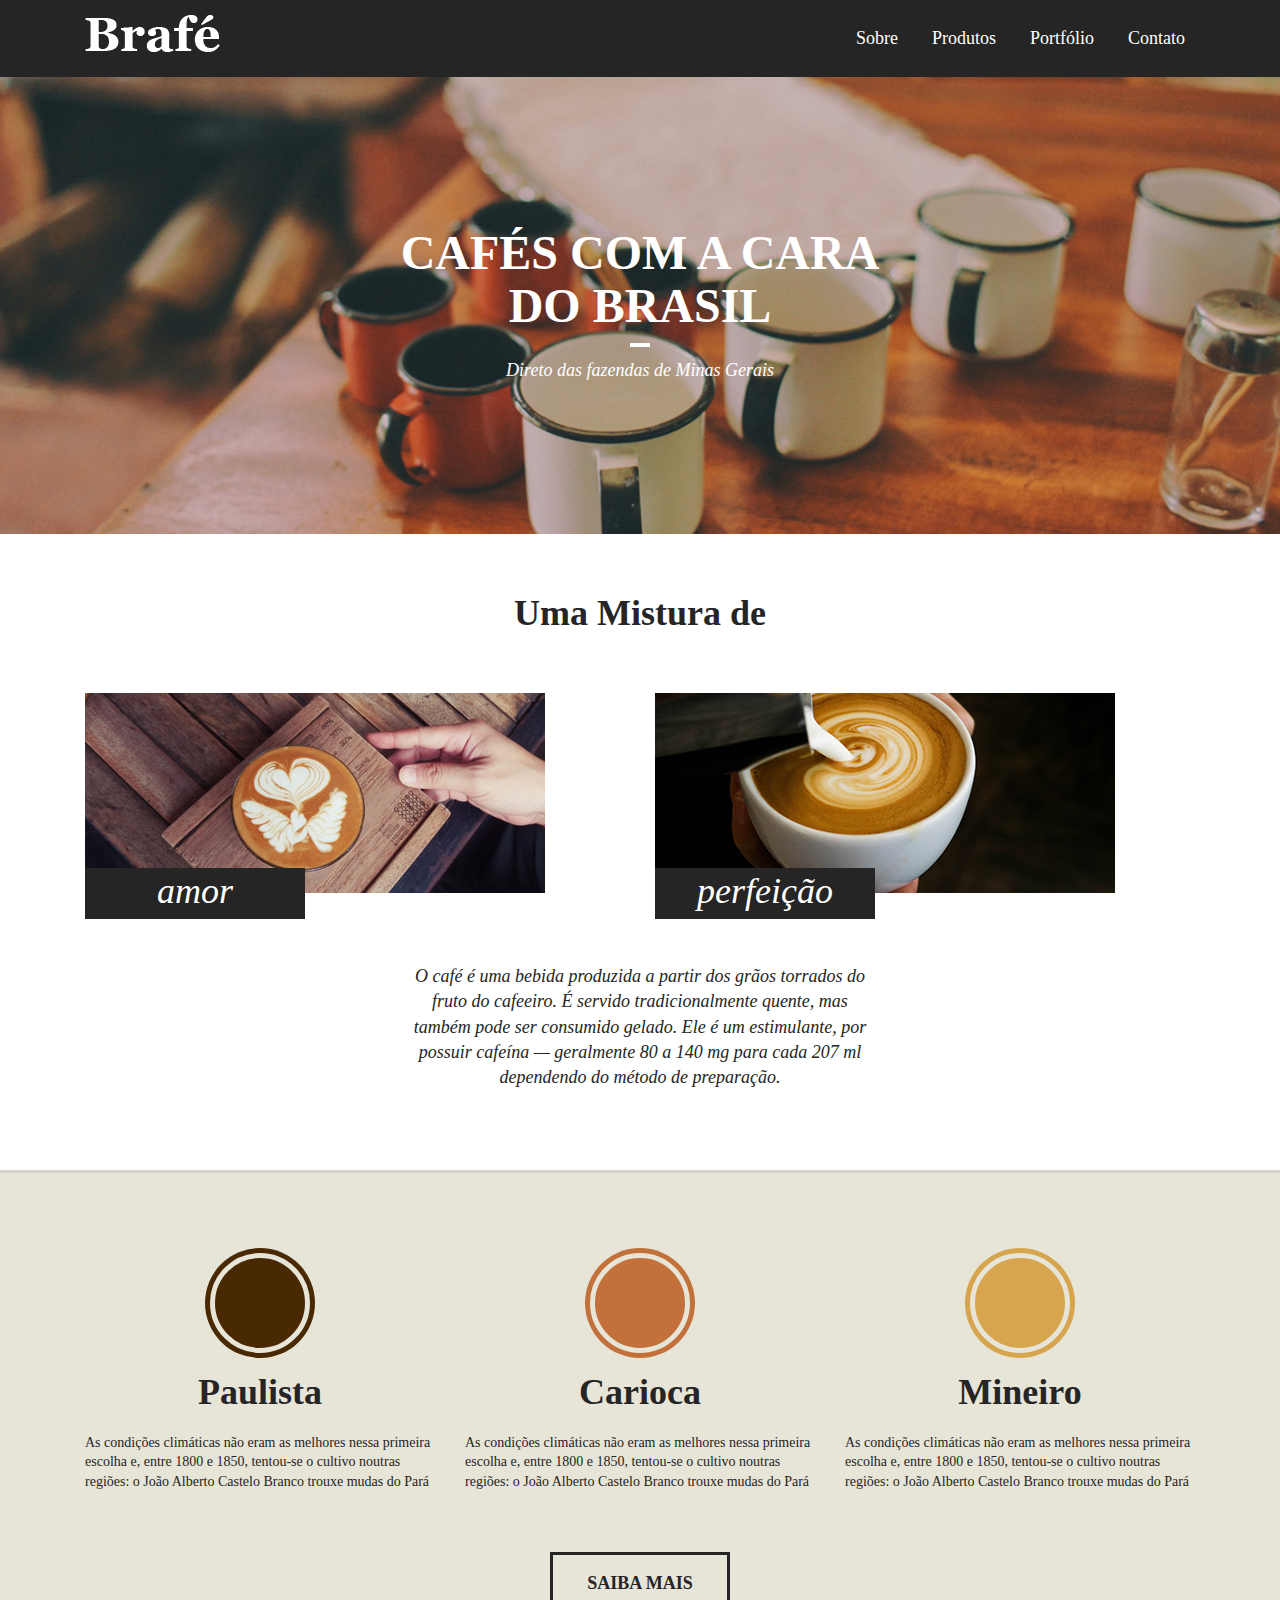
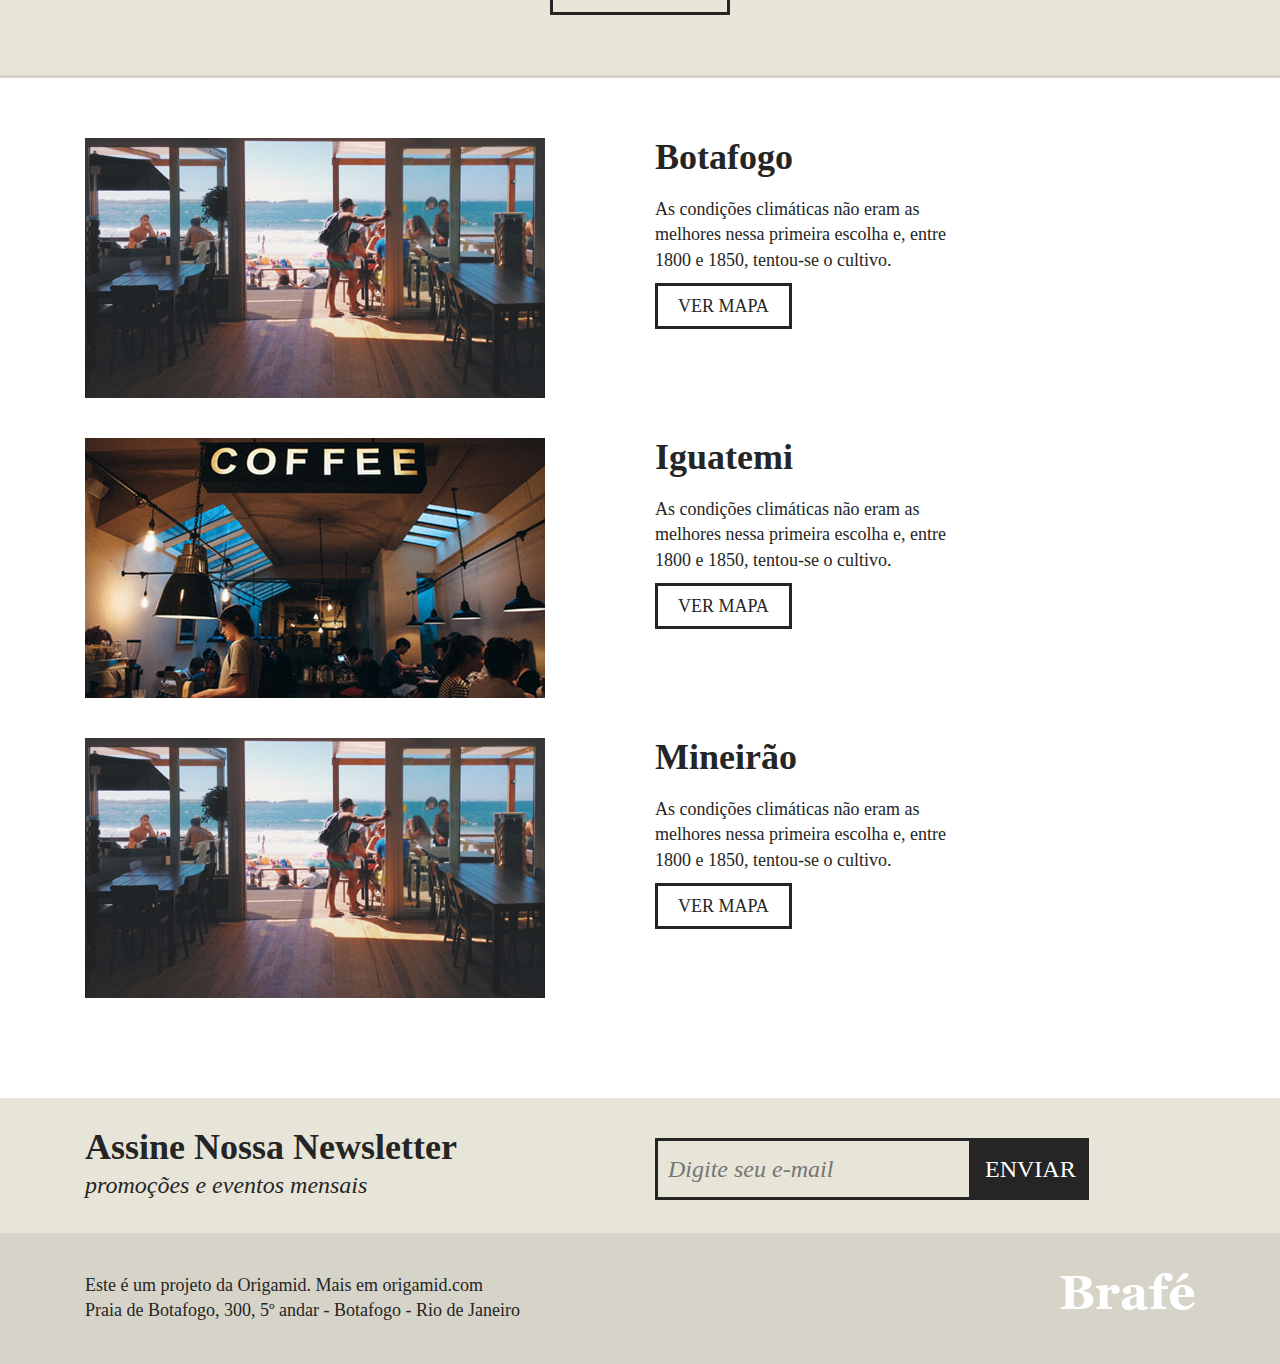
<file: brafe/brafe-bootstrap/index.html>
<!DOCTYPE html>
<html>

<head>
	<title>Brafé 1</title>
	<meta charset="utf-8">
	<meta name="viewport" content="width=device-width, initial-scale=1, shrink-to-fit=no">
	<link rel="stylesheet" type="text/css" href="css/bootstrap.min.css">
	<link rel="stylesheet" type="text/css" href="css/style.css">
</head>

<body>

	<header class="menu">
		<div class="container">
			<div class="row">
				<a class="menu-logo col-md-4" href="#"><img src="img/brafe.png" alt="Brafé"></a>
				<nav class="menu-nav col-md-8">
					<ul>
						<li><a href="#">Sobre</a></li>
						<li><a href="#">Produtos</a></li>
						<li><a href="#">Portfólio</a></li>
						<li><a href="#">Contato</a></li>
					</ul>
				</nav>
			</div>
		</div>
	</header>

	<main class="intro">
		<h1>Cafés com a cara<br>do Brasil</h1>
		<p>Direto das fazendas de Minas Gerais</p>
	</main>

	<section class="sobre container">
		<h2>Uma Mistura de</h2>
		<div class="row">
			<div class="col-sm sobre-item">
				<img src="img/cafe-1.jpg">
				<h3>amor</h3>
			</div>
			<div class="col-sm sobre-item">
				<img src="img/cafe-2.jpg">
				<h3>perfeição</h3>
			</div>
		</div>
		<p>O café é uma bebida produzida a partir dos grãos torrados do fruto do cafeeiro. É servido tradicionalmente quente, mas também pode ser consumido gelado. Ele é um estimulante, por possuir cafeína — geralmente 80 a 140 mg para cada 207 ml dependendo do método de preparação.</p>
	</section>

	<section class="produtos">
		<div class="container">
			<div class="row">
				<div class="produtos-item col-sm">
					<h2 class="produtos-paulista">Paulista</h2>
					<p>As condições climáticas não eram as melhores nessa primeira escolha e, entre 1800 e 1850, tentou-se o cultivo noutras regiões: o João Alberto Castelo Branco trouxe mudas do Pará</p>
				</div>
				<div class="produtos-item col-sm">
					<h2 class="produtos-carioca">Carioca</h2>
					<p>As condições climáticas não eram as melhores nessa primeira escolha e, entre 1800 e 1850, tentou-se o cultivo noutras regiões: o João Alberto Castelo Branco trouxe mudas do Pará</p>
				</div>
				<div class="produtos-item col-sm">
					<h2 class="produtos-mineiro">Mineiro</h2>
					<p>As condições climáticas não eram as melhores nessa primeira escolha e, entre 1800 e 1850, tentou-se o cultivo noutras regiões: o João Alberto Castelo Branco trouxe mudas do Pará</p>
				</div>
			</div>
			<a class="produtos-btn" href="#">Saiba Mais</a>
		</div>
	</section>

	<section class="locais container">
		<div class="locais-item row">
			<div class="col-sm">
				<img src="img/botafogo.jpg" alt="Brafé unidade Botafogo">
			</div>
			<div class="col-sm">
				<h2>Botafogo</h2>
				<p>As condições climáticas não eram as melhores nessa primeira escolha e, entre 1800 e 1850, tentou-se o cultivo.</p>
				<a href="#">Ver Mapa</a>
			</div>
		</div>

		<div class="locais-item row">
			<div class="col-sm">
				<img src="img/iguatemi.jpg" alt="Brafé unidade Iguatemi">
			</div>
			<div class="col-sm">
				<h2>Iguatemi</h2>
				<p>As condições climáticas não eram as melhores nessa primeira escolha e, entre 1800 e 1850, tentou-se o cultivo.</p>
				<a href="#">Ver Mapa</a>
			</div>
		</div>

		<div class="locais-item row">
			<div class="col-sm">
				<img src="img/botafogo.jpg" alt="Brafé unidade Mineirão">
			</div>
			<div class="col-sm">
				<h2>Mineirão</h2>
				<p>As condições climáticas não eram as melhores nessa primeira escolha e, entre 1800 e 1850, tentou-se o cultivo.</p>
				<a href="#">Ver Mapa</a>
			</div>
		</div>

	</section>

	<section class="assine">
		<div class="container">
			<div class="row">
				<div class="assine-info col-sm">
					<h2>Assine Nossa Newsletter</h2>
					<p>promoções e eventos mensais</p>
				</div>
				<form class="assine-form col-sm">
					<label>E-mail</label>
					<input type="text" placeholder="Digite seu e-mail">
					<button type="submit">Enviar</button>
				</form>
			</div>
		</div>
	</section>

	<footer class="footer">
		<div class="container">
			<div class="row">
				<p class="col-sm-8">Este é um projeto da Origamid. Mais em origamid.com<br>Praia de Botafogo, 300, 5º andar - Botafogo - Rio de Janeiro</p>
				<div class="col-sm">
					<img src="img/brafe.png" alt="Brafé">
				</div>
			</div>
		</div>
	</footer>

</body>

</html>
</file>
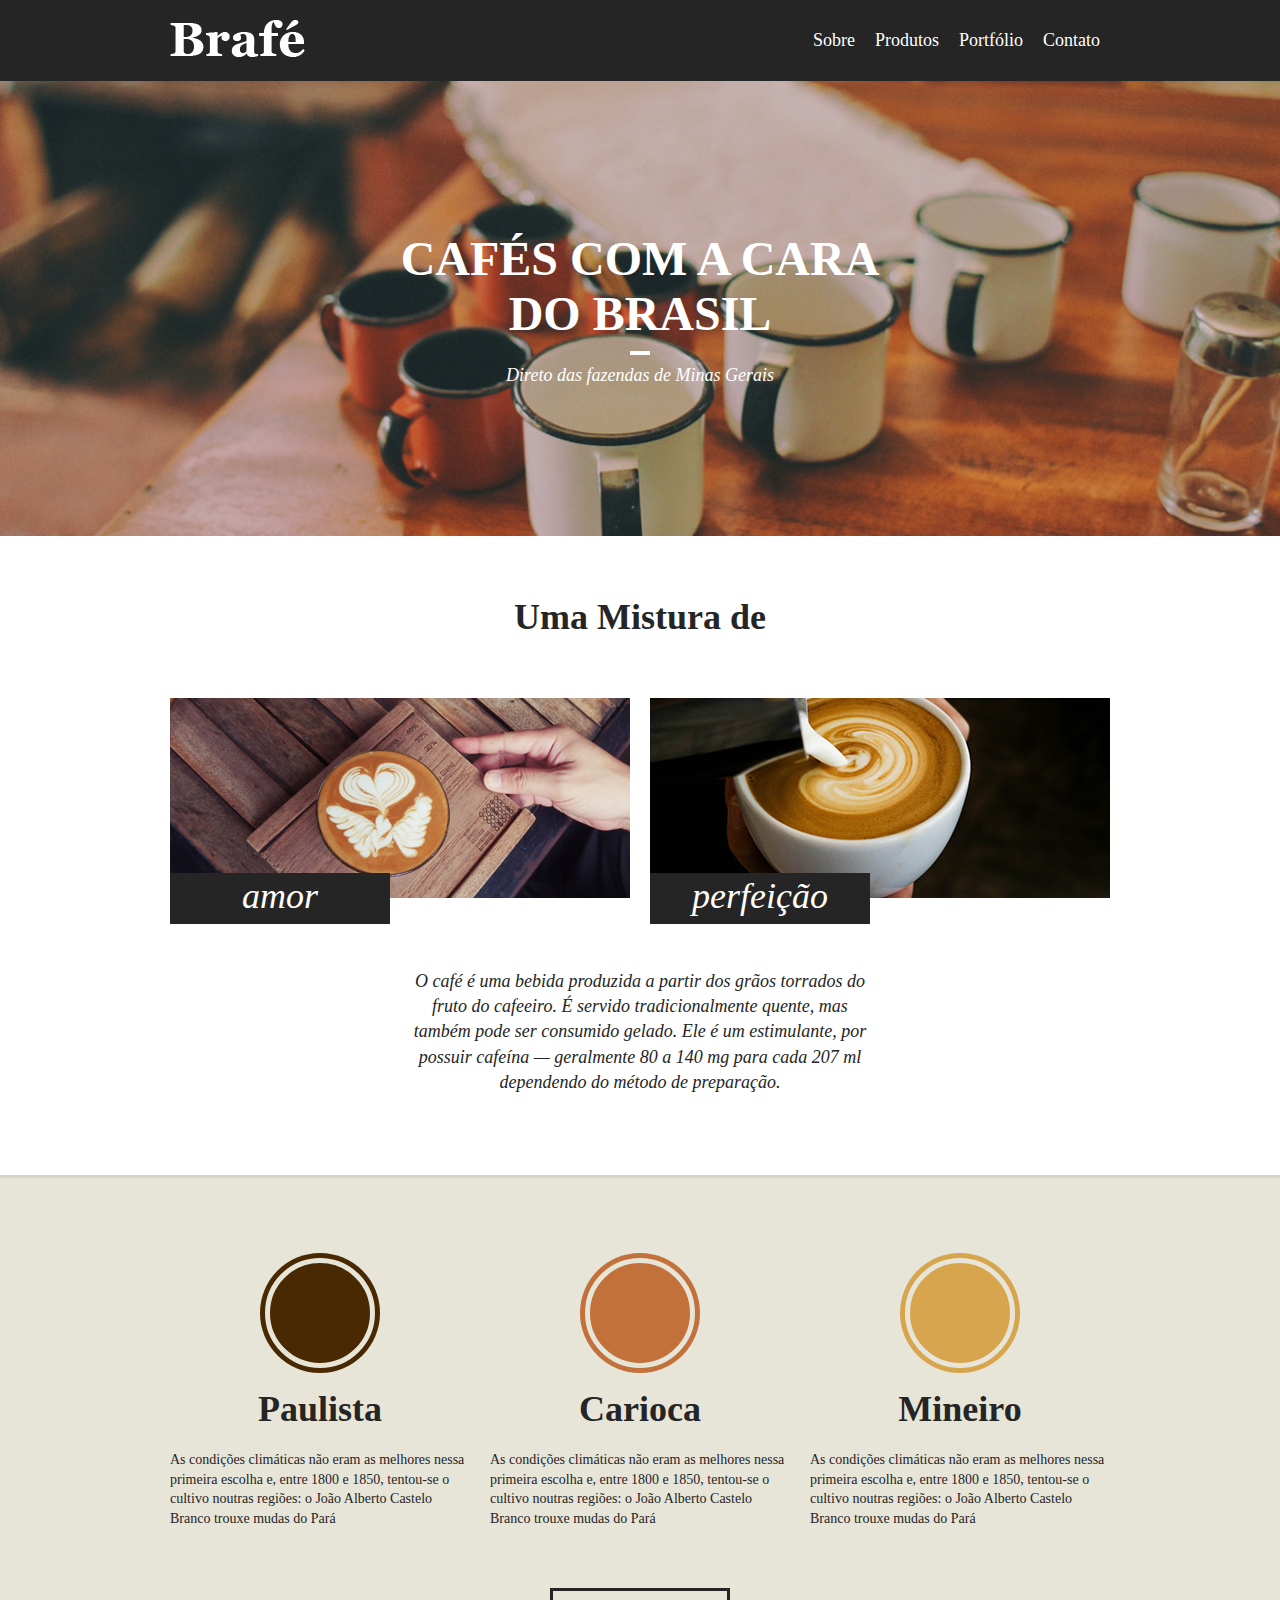
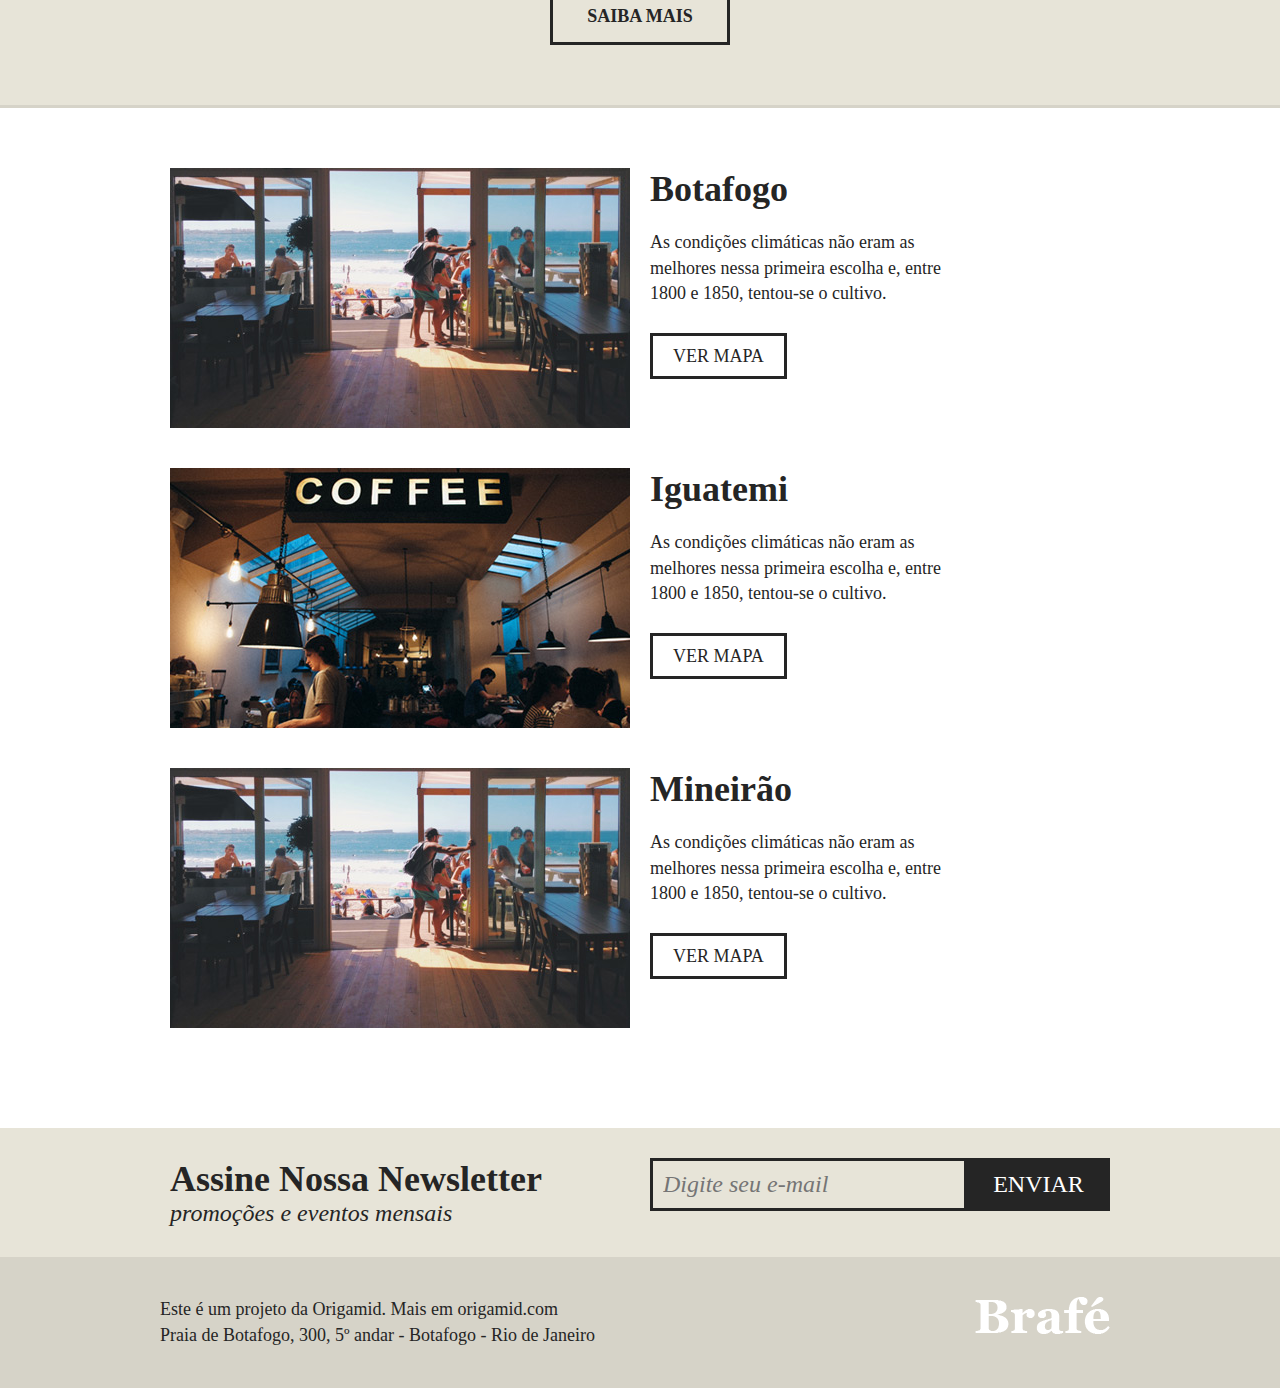
<file: brafe/brafe-flex/index.html>
<!DOCTYPE html>
<html>

<head>
	<title>Brafé 1</title>
	<meta charset="utf-8">
	<meta name="viewport" content="width=device-width, initial-scale=1, shrink-to-fit=no">

	<link rel="stylesheet" type="text/css" href="css/style.css">
</head>

<body>

	<header class="menu">
		<div class="container">
			<a class="menu-logo" href="#"><img src="img/brafe.png" alt="Brafé"></a>
			<nav class="menu-nav">
				<ul>
					<li><a href="#">Sobre</a></li>
					<li><a href="#">Produtos</a></li>
					<li><a href="#">Portfólio</a></li>
					<li><a href="#">Contato</a></li>
				</ul>
			</nav>
		</div>
	</header>

	<main class="intro">
		<h1>Cafés com a cara<br>do Brasil</h1>
		<p>Direto das fazendas de Minas Gerais</p>
	</main>

	<section class="sobre">
		<h2>Uma Mistura de</h2>
		<div class="container">
			<div class="sobre-item">
				<img src="img/cafe-1.jpg">
				<h3>amor</h3>
			</div>
			<div class="sobre-item">
				<img src="img/cafe-2.jpg">
				<h3>perfeição</h3>
			</div>
		</div>
		<p>O café é uma bebida produzida a partir dos grãos torrados do fruto do cafeeiro. É servido tradicionalmente quente, mas também pode ser consumido gelado. Ele é um estimulante, por possuir cafeína — geralmente 80 a 140 mg para cada 207 ml dependendo do método de preparação.</p>
	</section>

	<section class="produtos">
		<div class="container">
			<div class="produtos-item">
				<h2 class="produtos-paulista">Paulista</h2>
				<p>As condições climáticas não eram as melhores nessa primeira escolha e, entre 1800 e 1850, tentou-se o cultivo noutras regiões: o João Alberto Castelo Branco trouxe mudas do Pará</p>
			</div>
			<div class="produtos-item">
				<h2 class="produtos-carioca">Carioca</h2>
				<p>As condições climáticas não eram as melhores nessa primeira escolha e, entre 1800 e 1850, tentou-se o cultivo noutras regiões: o João Alberto Castelo Branco trouxe mudas do Pará</p>
			</div>
			<div class="produtos-item">
				<h2 class="produtos-mineiro">Mineiro</h2>
				<p>As condições climáticas não eram as melhores nessa primeira escolha e, entre 1800 e 1850, tentou-se o cultivo noutras regiões: o João Alberto Castelo Branco trouxe mudas do Pará</p>
			</div>
		</div>
		<a class="produtos-btn" href="#">Saiba Mais</a>
	</section>

	<section class="locais">
		<div class="locais-item container">
			<div class="locais-img">
				<img src="img/botafogo.jpg" alt="Brafé unidade Botafogo">
			</div>
			<div class="locais-info">
				<h2>Botafogo</h2>
				<p>As condições climáticas não eram as melhores nessa primeira escolha e, entre 1800 e 1850, tentou-se o cultivo.</p>
				<a href="#">Ver Mapa</a>
			</div>
		</div>

		<div class="locais-item container">
			<div class="locais-img">
				<img src="img/iguatemi.jpg" alt="Brafé unidade Iguatemi">
			</div>
			<div class="locais-info">
				<h2>Iguatemi</h2>
				<p>As condições climáticas não eram as melhores nessa primeira escolha e, entre 1800 e 1850, tentou-se o cultivo.</p>
				<a href="#">Ver Mapa</a>
			</div>
		</div>

		<div class="locais-item container">
			<div class="locais-img">
				<img src="img/botafogo.jpg" alt="Brafé unidade Mineirão">
			</div>
			<div class="locais-info">
				<h2>Mineirão</h2>
				<p>As condições climáticas não eram as melhores nessa primeira escolha e, entre 1800 e 1850, tentou-se o cultivo.</p>
				<a href="#">Ver Mapa</a>
			</div>
		</div>

	</section>

	<section class="assine">
		<div class="container">
			<div class="assine-info">
				<h2>Assine Nossa Newsletter</h2>
				<p>promoções e eventos mensais</p>
			</div>
			<form>
				<label>E-mail</label>
				<input type="text" placeholder="Digite seu e-mail">
				<button type="submit">Enviar</button>
			</form>
		</div>
	</section>

	<footer class="footer">
		<div class="container">
			<p>Este é um projeto da Origamid. Mais em origamid.com<br>Praia de Botafogo, 300, 5º andar - Botafogo - Rio de Janeiro</p>
			<div class="footer-img">
				<img src="img/brafe.png" alt="Brafé">
			</div>
		</div>
	</footer>

</body>

</html>
</file>
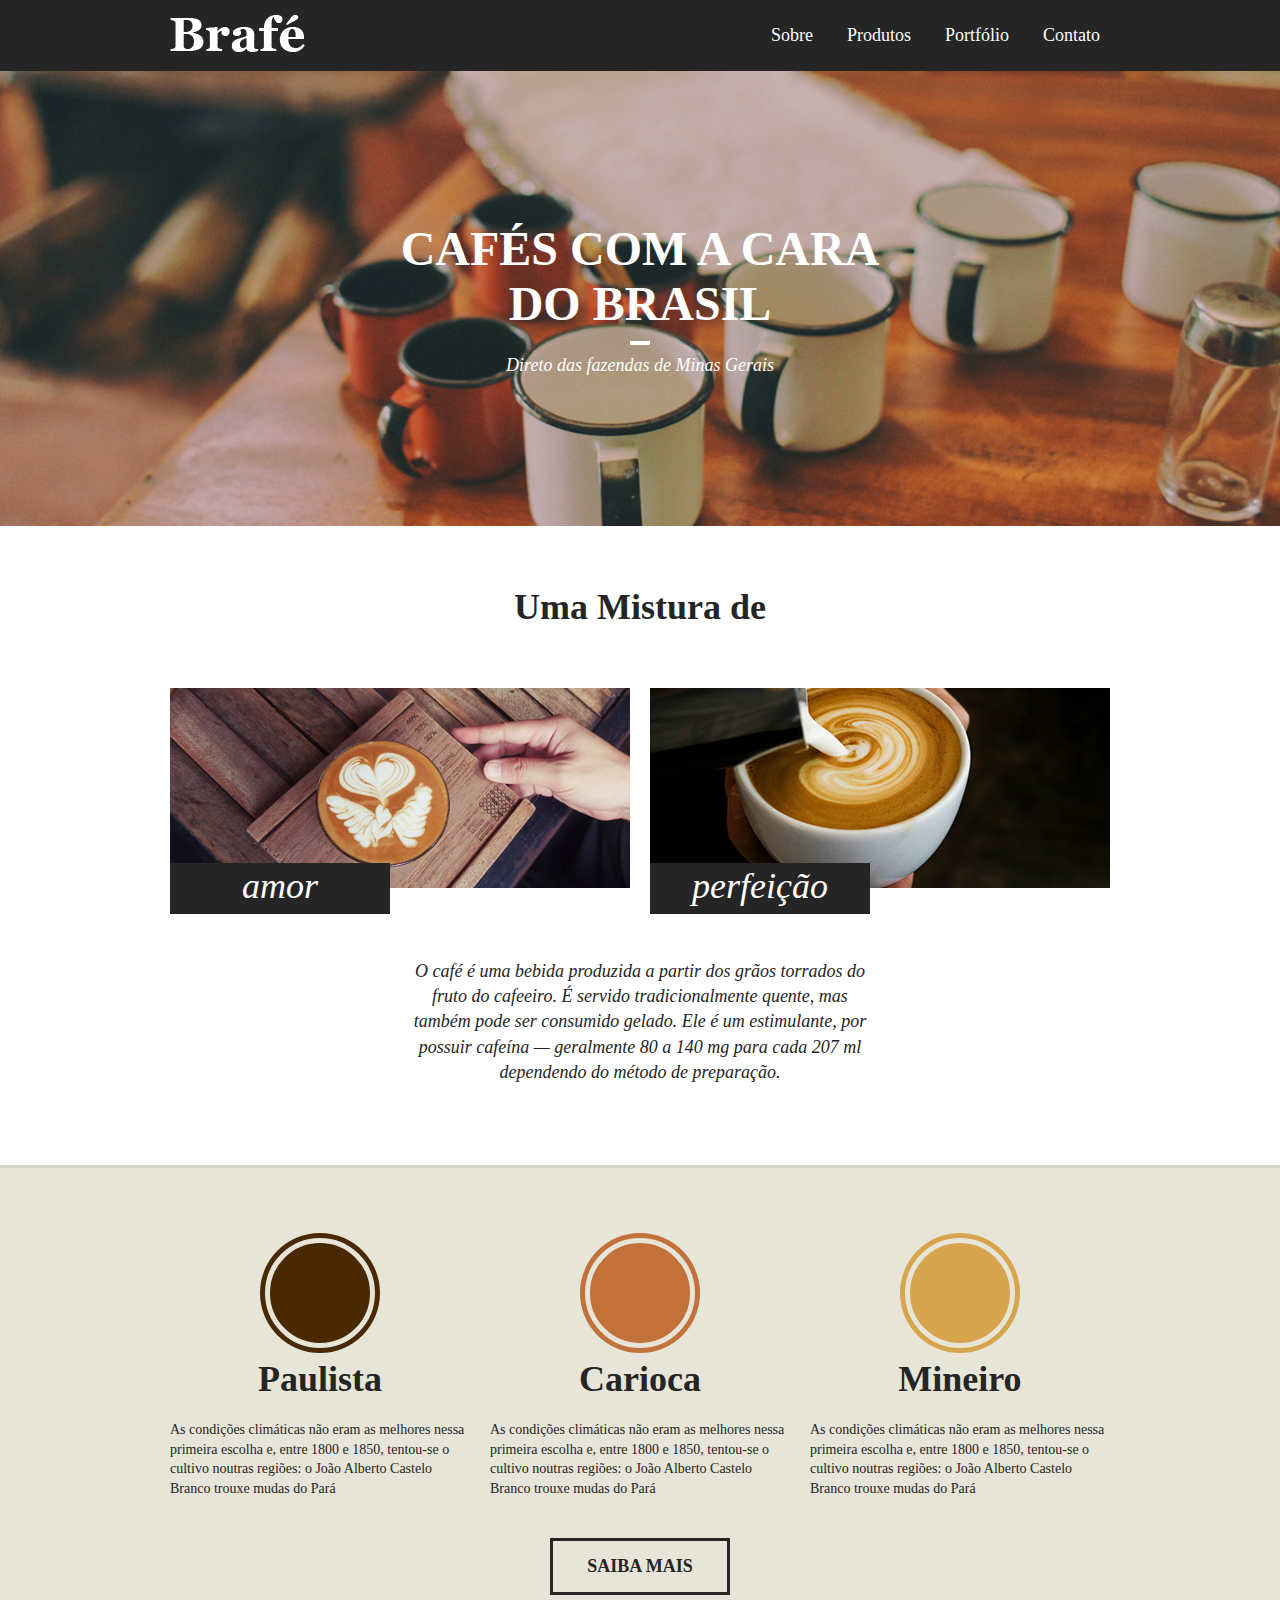
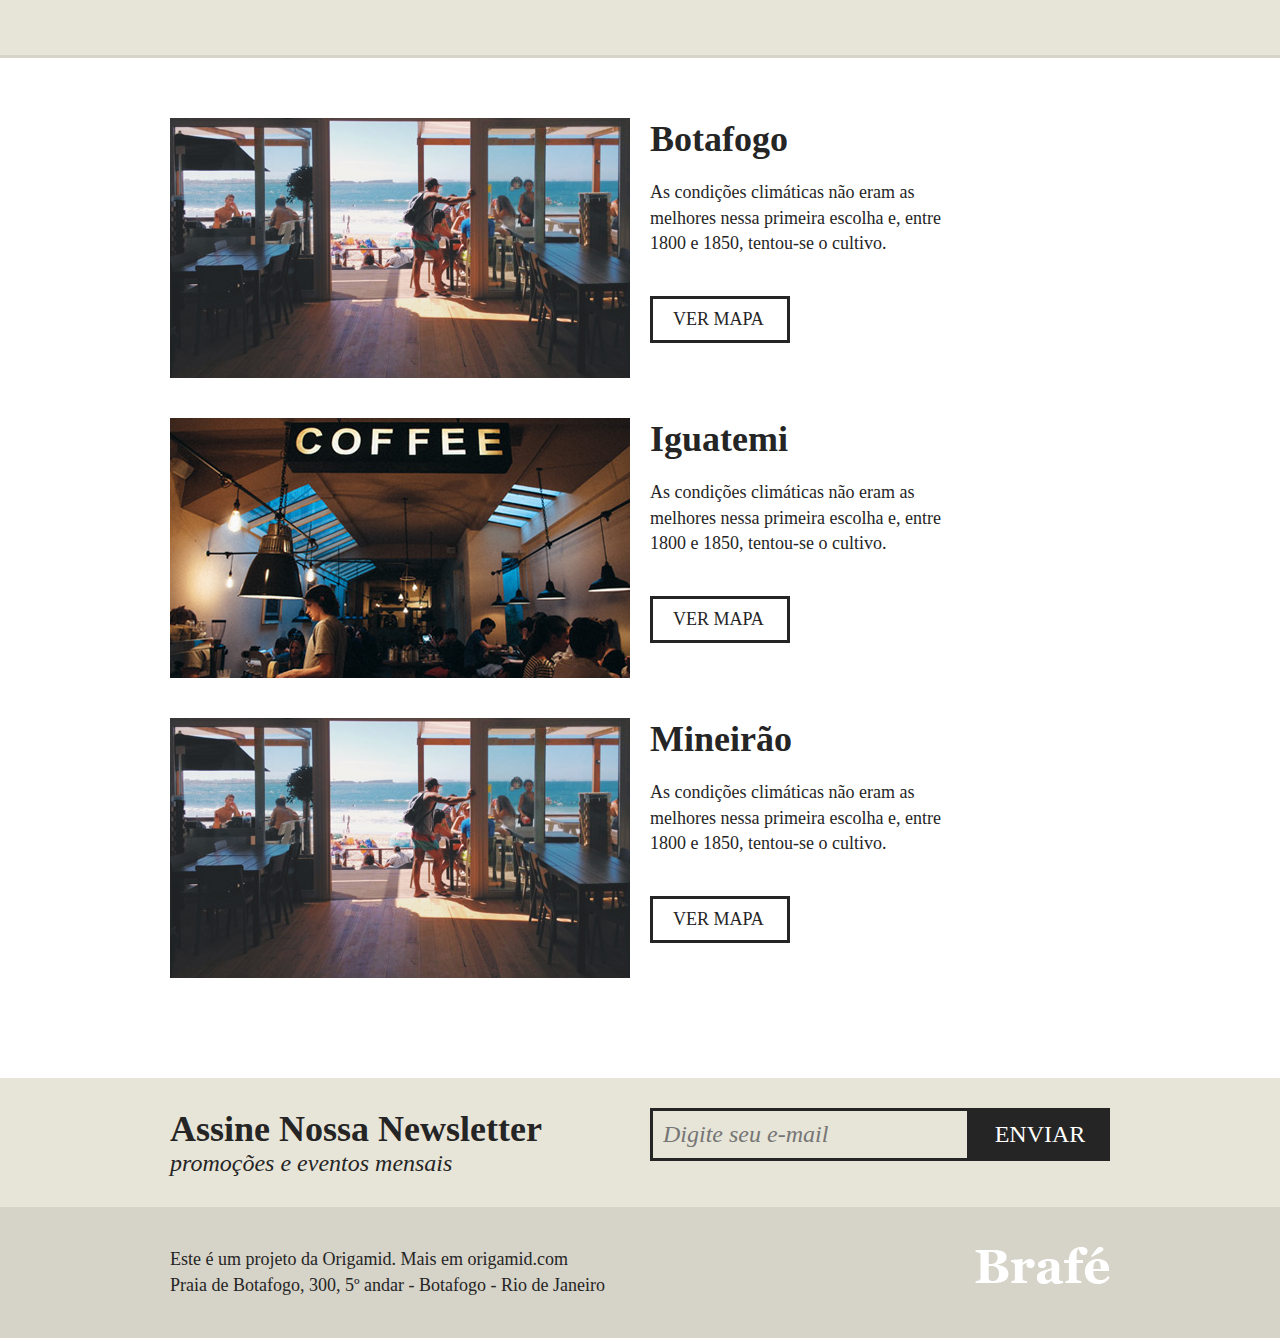
<file: brafe/brafe-grid/index.html>
<!DOCTYPE html>
<html>

<head>
	<title>Brafé 1</title>
	<meta charset="utf-8">
	<meta name="viewport" content="width=device-width, initial-scale=1, shrink-to-fit=no">

	<link rel="stylesheet" type="text/css" href="css/grid.css">
	<link rel="stylesheet" type="text/css" href="css/style.css">
</head>

<body>

	<header class="menu">
		<div class="container">
			<a class="menu-logo grid-4" href="#"><img src="img/brafe.png" alt="Brafé"></a>
			<nav class="menu-nav grid-8">
				<ul>
					<li><a href="#">Sobre</a></li>
					<li><a href="#">Produtos</a></li>
					<li><a href="#">Portfólio</a></li>
					<li><a href="#">Contato</a></li>
				</ul>
			</nav>
		</div>
	</header>

	<main class="intro">
		<h1>Cafés com a cara<br>do Brasil</h1>
		<p>Direto das fazendas de Minas Gerais</p>
	</main>

	<section class="sobre">
		<h2>Uma Mistura de</h2>
		<div class="container">
			<div class="sobre-item grid-6">
				<img src="img/cafe-1.jpg">
				<h3>amor</h3>
			</div>
			<div class="sobre-item grid-6">
				<img src="img/cafe-2.jpg">
				<h3>perfeição</h3>
			</div>
		</div>
		<p>O café é uma bebida produzida a partir dos grãos torrados do fruto do cafeeiro. É servido tradicionalmente quente, mas também pode ser consumido gelado. Ele é um estimulante, por possuir cafeína — geralmente 80 a 140 mg para cada 207 ml dependendo do método de preparação.</p>
	</section>

	<section class="produtos">
		<div class="container">
			<div class="produtos-item grid-4">
				<h2 class="produtos-paulista">Paulista</h2>
				<p>As condições climáticas não eram as melhores nessa primeira escolha e, entre 1800 e 1850, tentou-se o cultivo noutras regiões: o João Alberto Castelo Branco trouxe mudas do Pará</p>
			</div>
			<div class="produtos-item grid-4">
				<h2 class="produtos-carioca">Carioca</h2>
				<p>As condições climáticas não eram as melhores nessa primeira escolha e, entre 1800 e 1850, tentou-se o cultivo noutras regiões: o João Alberto Castelo Branco trouxe mudas do Pará</p>
			</div>
			<div class="produtos-item grid-4">
				<h2 class="produtos-mineiro">Mineiro</h2>
				<p>As condições climáticas não eram as melhores nessa primeira escolha e, entre 1800 e 1850, tentou-se o cultivo noutras regiões: o João Alberto Castelo Branco trouxe mudas do Pará</p>
			</div>
		</div>
		<a class="produtos-btn" href="#">Saiba Mais</a>
	</section>

	<section class="locais container">
		<div class="locais-item container">
			<div class="grid-6">
				<img src="img/botafogo.jpg" alt="Brafé unidade Botafogo">
			</div>
			<div class="grid-6">
				<h2>Botafogo</h2>
				<p>As condições climáticas não eram as melhores nessa primeira escolha e, entre 1800 e 1850, tentou-se o cultivo.</p>
				<a href="#">Ver Mapa</a>
			</div>
		</div>

		<div class="locais-item container">
			<div class="grid-6">
				<img src="img/iguatemi.jpg" alt="Brafé unidade Iguatemi">
			</div>
			<div class="grid-6">
				<h2>Iguatemi</h2>
				<p>As condições climáticas não eram as melhores nessa primeira escolha e, entre 1800 e 1850, tentou-se o cultivo.</p>
				<a href="#">Ver Mapa</a>
			</div>
		</div>

		<div class="locais-item container">
			<div class="grid-6">
				<img src="img/botafogo.jpg" alt="Brafé unidade Mineirão">
			</div>
			<div class="grid-6">
				<h2>Mineirão</h2>
				<p>As condições climáticas não eram as melhores nessa primeira escolha e, entre 1800 e 1850, tentou-se o cultivo.</p>
				<a href="#">Ver Mapa</a>
			</div>
		</div>

	</section>

	<section class="assine">
		<div class="container">
			<div class="assine-info grid-6">
				<h2>Assine Nossa Newsletter</h2>
				<p>promoções e eventos mensais</p>
			</div>
			<form class="grid-6">
				<label>E-mail</label>
				<input type="text" placeholder="Digite seu e-mail">
				<button type="submit">Enviar</button>
			</form>
		</div>
	</section>

	<footer class="footer">
		<div class="container">
			<p class="grid-8">Este é um projeto da Origamid. Mais em origamid.com<br>Praia de Botafogo, 300, 5º andar - Botafogo - Rio de Janeiro</p>
			<div class="grid-4">
				<img src="img/brafe.png" alt="Brafé">
			</div>
		</div>
	</footer>

</body>

</html>
</file>
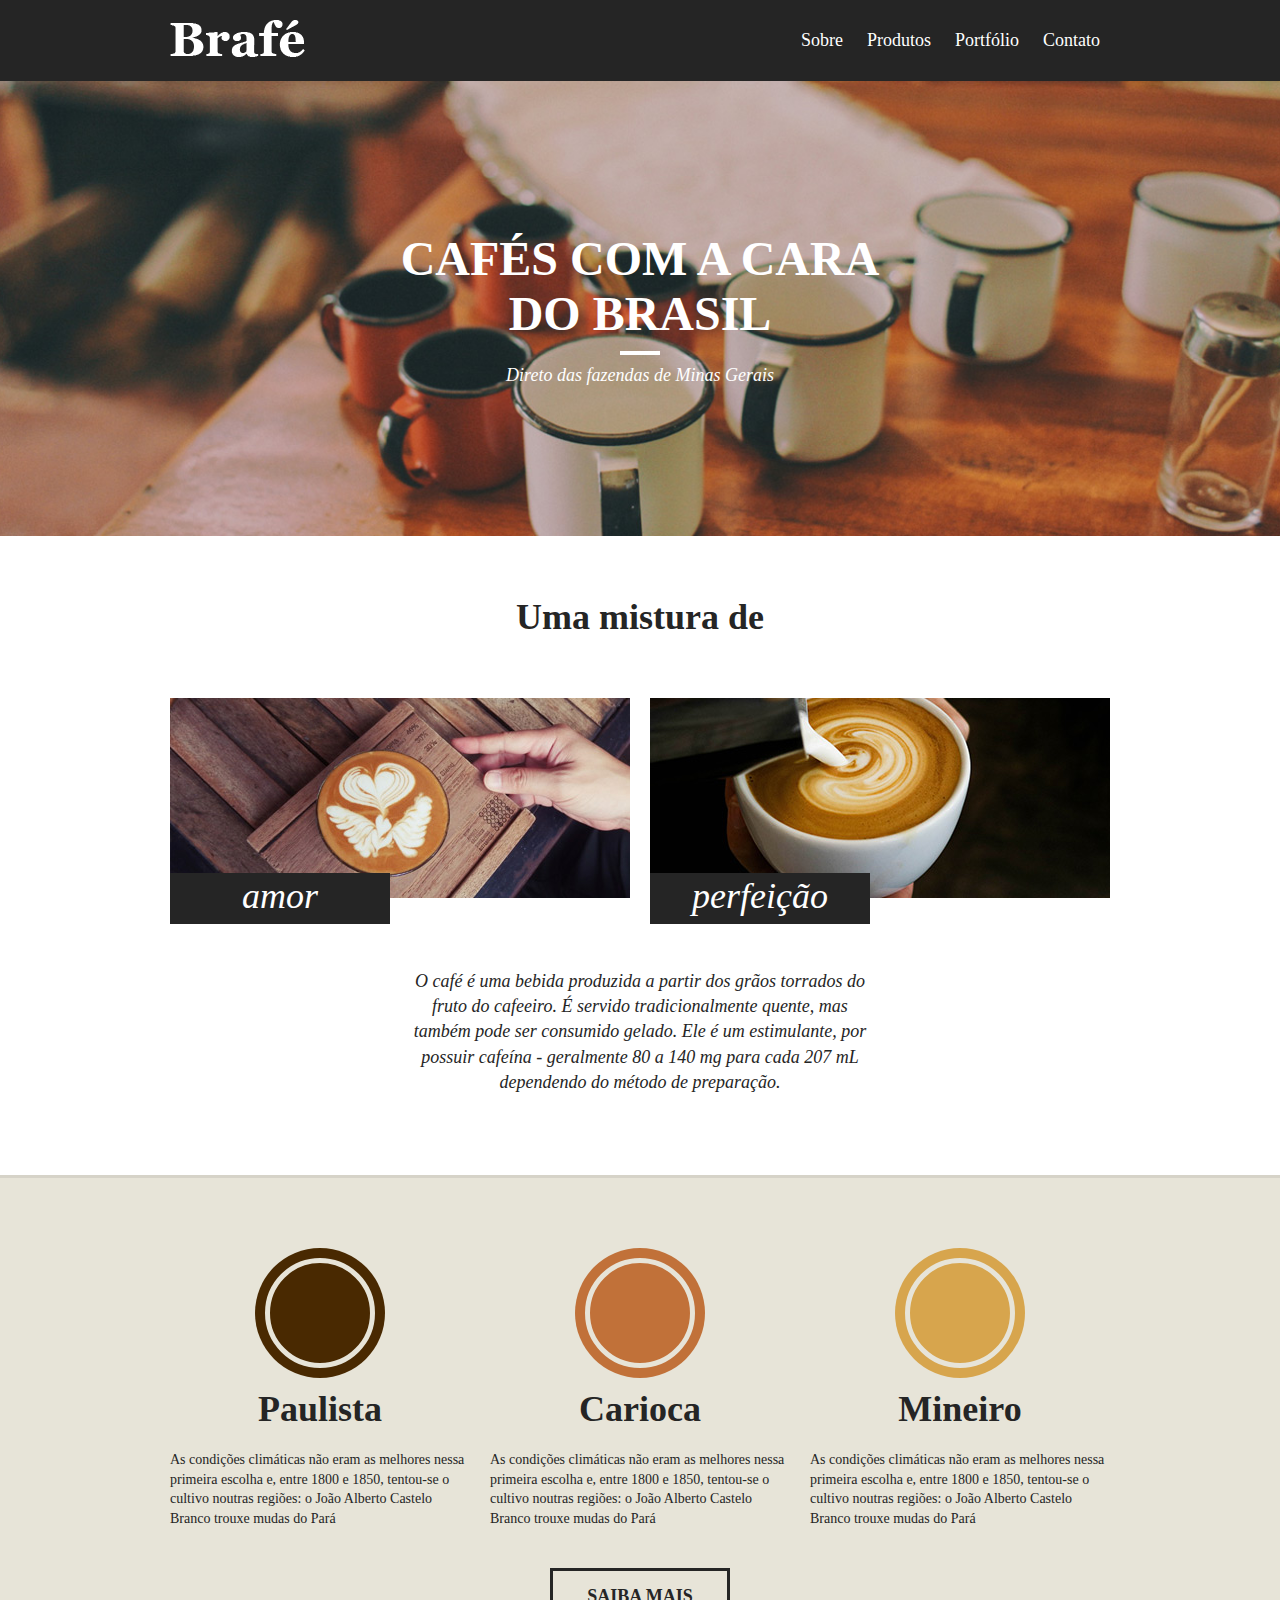
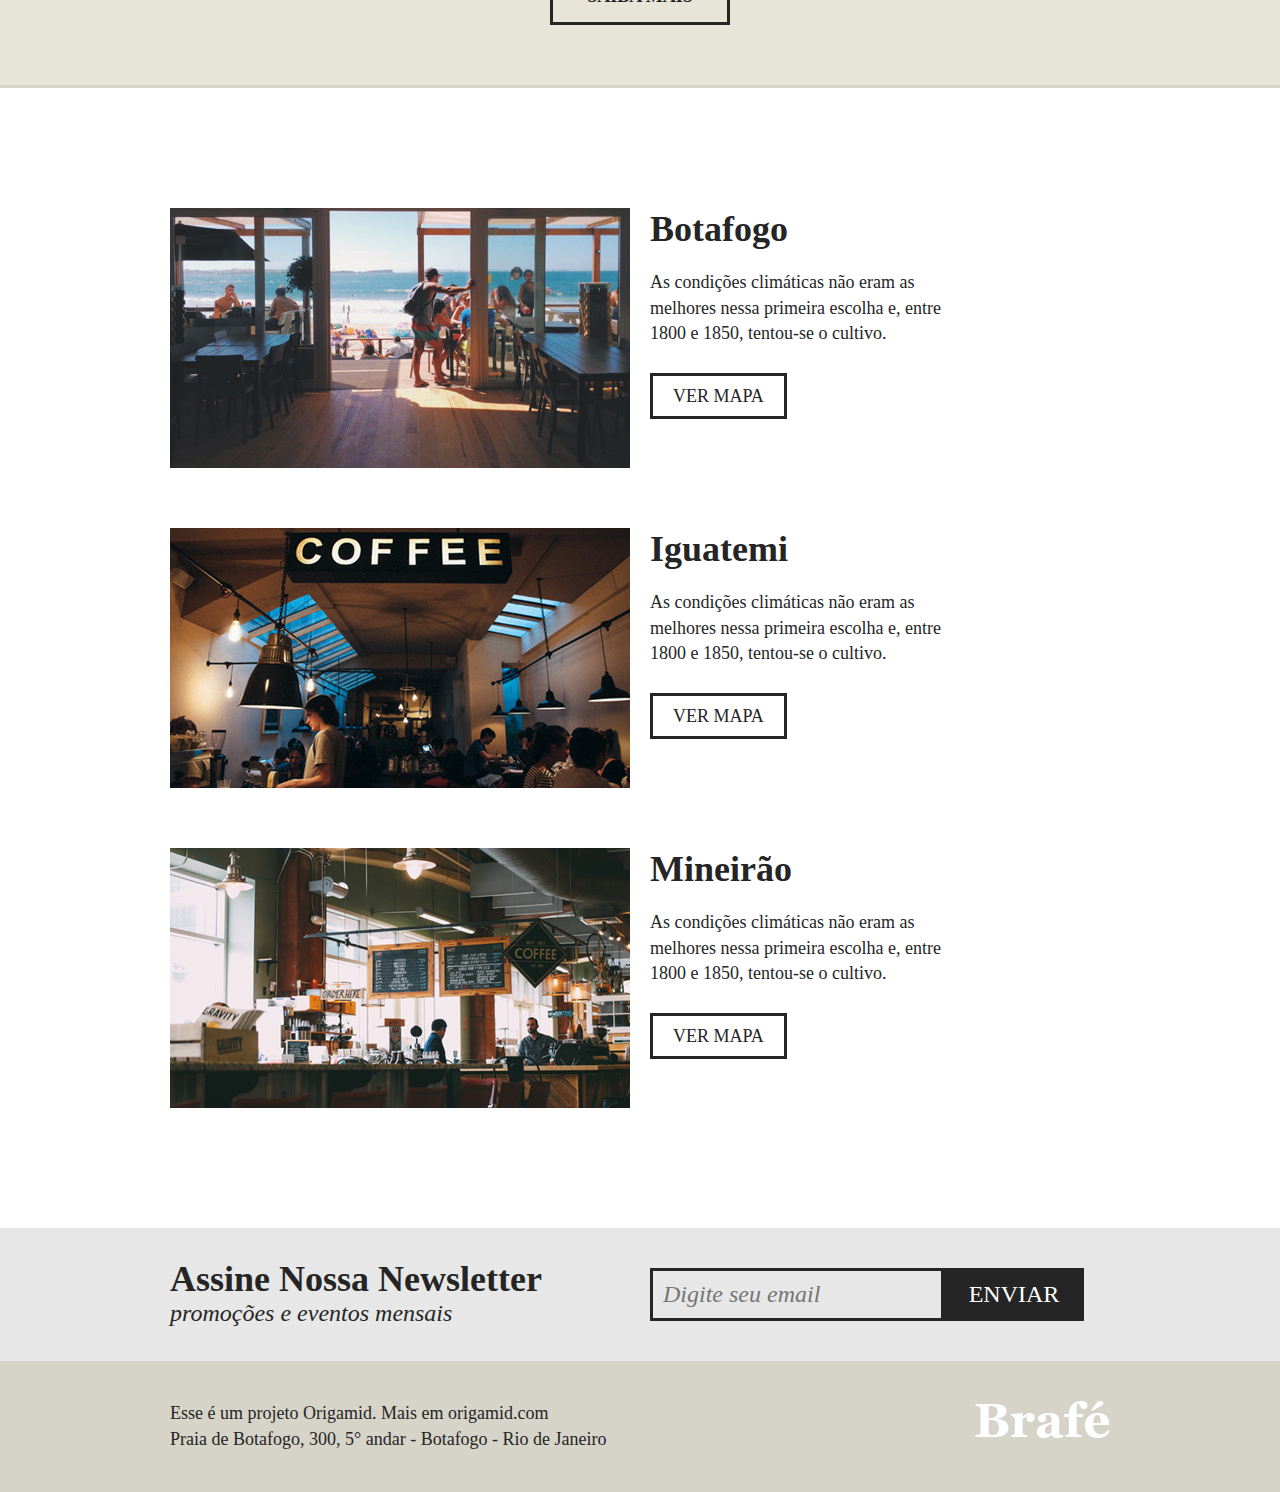
<file: brafe/brafe-puro/index.html>
<!DOCTYPE html>
<html lang="pt-br">

<head>
  <meta charset="UTF-8">
  <meta name="viewport" content="width=device-width, initial-scale=1.0, shrink-to-fit=no">

  <link rel="stylesheet" href="css/style.css">
  <title>Brafé</title>
</head>

<body>

  <header class="menu">
    <div class="menu-container">
      <a href="#" class="menu-logo"><img src="img/brafe.png" alt="Brafé"></a>

      <nav class="menu-nav">
        <ul>
          <li><a href="#">Sobre</a></li>
          <li><a href="#">Produtos</a></li>
          <li><a href="#">Portfólio</a></li>
          <li><a href="#">Contato</a></li>
        </ul>
      </nav>
    </div>
  </header>

  <main class="intro">
    <h1>Cafés com a cara<br>do Brasil</h1>
    <p>Direto das fazendas de Minas Gerais</p>
  </main>

  <section class="sobre">
    <h2>Uma mistura de</h2>

    <div class="sobre-container">
      <div class="sobre-item">
        <img src="img/cafe-1.jpg" alt="Xícara de café">
        <h3>amor</h3>
      </div>

      <div class="sobre-item">
        <img src="img/cafe-2.jpg" alt="Xícara de café">
        <h3>perfeição</h3>
      </div>
    </div>

    <p>O café é uma bebida produzida a partir dos grãos torrados do fruto do cafeeiro. É servido tradicionalmente quente, mas também pode ser consumido gelado. Ele é um estimulante, por possuir cafeína - geralmente 80 a 140 mg para cada 207 mL dependendo do método de preparação.</p>
  </section>

  <section class="produtos">
    <div class="produtos-container">
      <div class="produtos-item">
        <h2 class="produtos-paulista">Paulista</h2>
        <p>As condições climáticas não eram as melhores nessa primeira escolha e, entre 1800 e 1850, tentou-se o cultivo noutras regiões: o João Alberto Castelo Branco trouxe mudas do Pará</p>
      </div>

      <div class="produtos-item">
        <h2 class="produtos-carioca">Carioca</h2>
        <p>As condições climáticas não eram as melhores nessa primeira escolha e, entre 1800 e 1850, tentou-se o cultivo noutras regiões: o João Alberto Castelo Branco trouxe mudas do Pará</p>
      </div>

      <div class="produtos-item">
        <h2 class="produtos-mineiro">Mineiro</h2>
        <p>As condições climáticas não eram as melhores nessa primeira escolha e, entre 1800 e 1850, tentou-se o cultivo noutras regiões: o João Alberto Castelo Branco trouxe mudas do Pará</p>
      </div>
    </div>

    <a href="#" class="produtos-btn">Saiba Mais</a>
  </section>

  <section class="locais">
    <div class="locais-item">
      <img src="img/botafogo.jpg" alt="Brafé unidade Botafogo">
      <div>
        <h2>Botafogo</h2>
        <p>As condições climáticas não eram as melhores nessa primeira escolha e, entre 1800 e 1850, tentou-se o cultivo.</p>
        <a href="#">Ver Mapa</a>
      </div>
    </div>

    <div class="locais-item">
      <img src="img/iguatemi.jpg" alt="Brafé unidade Iguatemi">
      <div>
        <h2>Iguatemi</h2>
        <p>As condições climáticas não eram as melhores nessa primeira escolha e, entre 1800 e 1850, tentou-se o cultivo.</p>
        <a href="#">Ver Mapa</a>
      </div>
    </div>

    <div class="locais-item">
      <img src="img/mineirao.jpg" alt="Brafé unidade Mineirão">
      <div>
        <h2>Mineirão</h2>
        <p>As condições climáticas não eram as melhores nessa primeira escolha e, entre 1800 e 1850, tentou-se o cultivo.</p>
        <a href="#">Ver Mapa</a>
      </div>
    </div>
  </section>

  <section class="assine">
    <div class="assine-container">
      <div class="assine-info">
        <h2>Assine Nossa Newsletter</h2>
        <p>promoções e eventos mensais</p>
      </div>

      <form>
        <label for="email">E-mail</label>
        <input type="text" id="email" placeholder="Digite seu email">
        <button type="submit">Enviar</button>
      </form>
    </div>
  </section>

  <footer class="footer">
    <div class="footer-container">
      <p>
        Esse é um projeto Origamid. Mais em origamid.com<br>
        Praia de Botafogo, 300, 5° andar - Botafogo - Rio de Janeiro
      </p>

      <img src="img/brafe.png" alt="Brafé">
    </div>
  </footer>

</body>

</html>
</file>
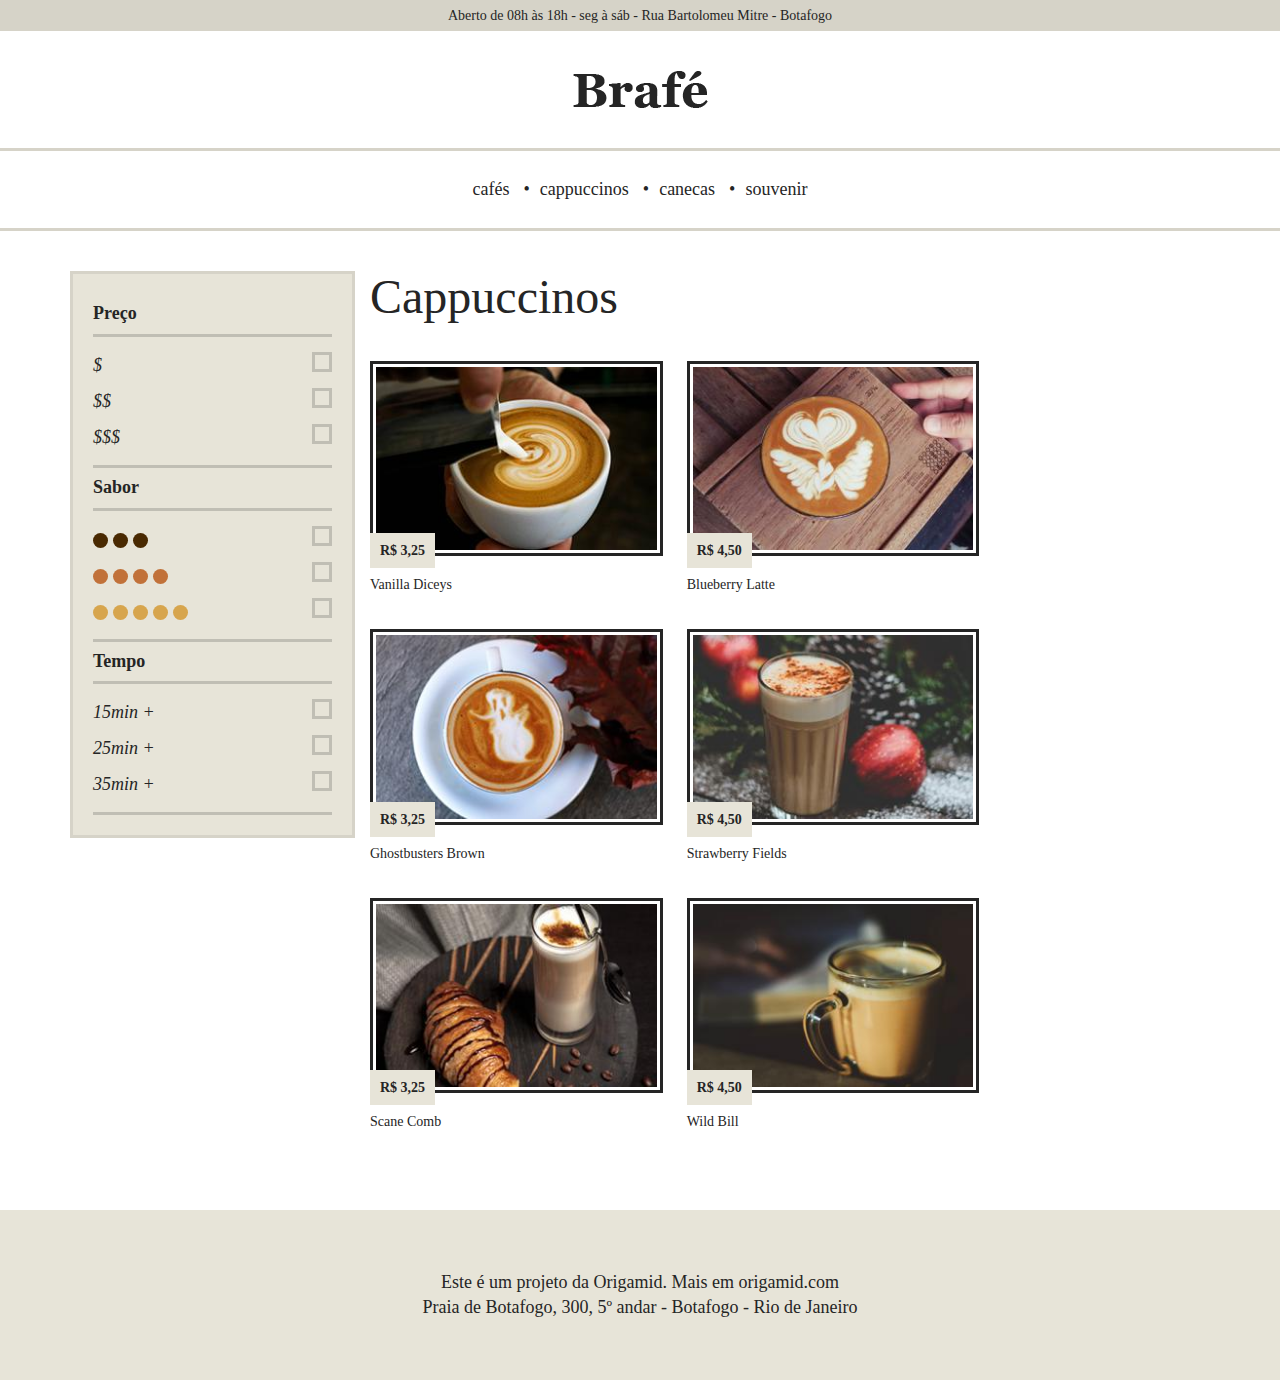
<file: brafe2/brafe-2-bootstrap/index.html>
<!DOCTYPE html>
<html>

<head>
	<title>Brafé 2</title>
	<meta charset="utf-8">
	<meta name="viewport" content="width=device-width, initial-scale=1, shrink-to-fit=no">
	<link rel="stylesheet" type="text/css" href="css/bootstrap.min.css">
	<link rel="stylesheet" type="text/css" href="css/style.css">
</head>

<body>

	<header>
		<div class="header-informacoes">
			<p>Aberto de 08h às 18h - seg à sáb - Rua Bartolomeu Mitre - Botafogo</p>
		</div>
		<a class="header-logo" href="index.html">
			<img src="img/brafe.png" alt="Brafé">
		</a>
		<nav class="header-menu">
			<ul>
				<li><a href="#">cafés</a></li>
				<li><a href="#">cappuccinos</a></li>
				<li><a href="#">canecas</a></li>
				<li><a href="#">souvenir</a></li>
			</ul>
		</nav>
	</header>

	<div class="container">
		<div class="row">
			<nav class="filtro col-md-3">
				<h2>Preço</h2>
				<ul>
					<li>$</li>
					<li>$$</li>
					<li>$$$</li>
				</ul>
				<h2>Sabor</h2>
				<ul class="sabor">
					<li><span class="sabor-3">Marrom</span></li>
					<li><span class="sabor-4">Laranja</span></li>
					<li><span class="sabor-5">Amarelo</span></li>
				</ul>
				<h2>Tempo</h2>
				<ul>
					<li>15min +</li>
					<li>25min +</li>
					<li>35min +</li>
				</ul>
			</nav>

			<section class="produtos col-md-8">
				<h1>Cappuccinos</h1>
				<ul class="row">
					<li class="col-5">
						<img src="img/cafe-1.jpg" alt="Café 1">
						<span>R$ 3,25</span>
						<h2>Vanilla Diceys</h2>
					</li>

					<li class="col-5">
						<img src="img/cafe-2.jpg" alt="Café 1">
						<span>R$ 4,50</span>
						<h2>Blueberry Latte</h2>
					</li>

					<li class="col-5">
						<img src="img/cafe-3.jpg" alt="Café 1">
						<span>R$ 3,25</span>
						<h2>Ghostbusters Brown</h2>
					</li>

					<li class="col-5">
						<img src="img/cafe-4.jpg" alt="Café 1">
						<span>R$ 4,50</span>
						<h2>Strawberry Fields</h2>
					</li>

					<li class="col-5">
						<img src="img/cafe-5.jpg" alt="Café 1">
						<span>R$ 3,25</span>
						<h2>Scane Comb</h2>
					</li>

					<li class="col-5">
						<img src="img/cafe-6.jpg" alt="Café 1">
						<span>R$ 4,50</span>
						<h2>Wild Bill</h2>
					</li>
				</ul>
			</section>
		</div>
	</div>

	<footer class="footer">
		<p>Este é um projeto da Origamid. Mais em origamid.com</p>
		<p>Praia de Botafogo, 300, 5º andar - Botafogo - Rio de Janeiro</p>
	</footer>

</body>

</html>
</file>
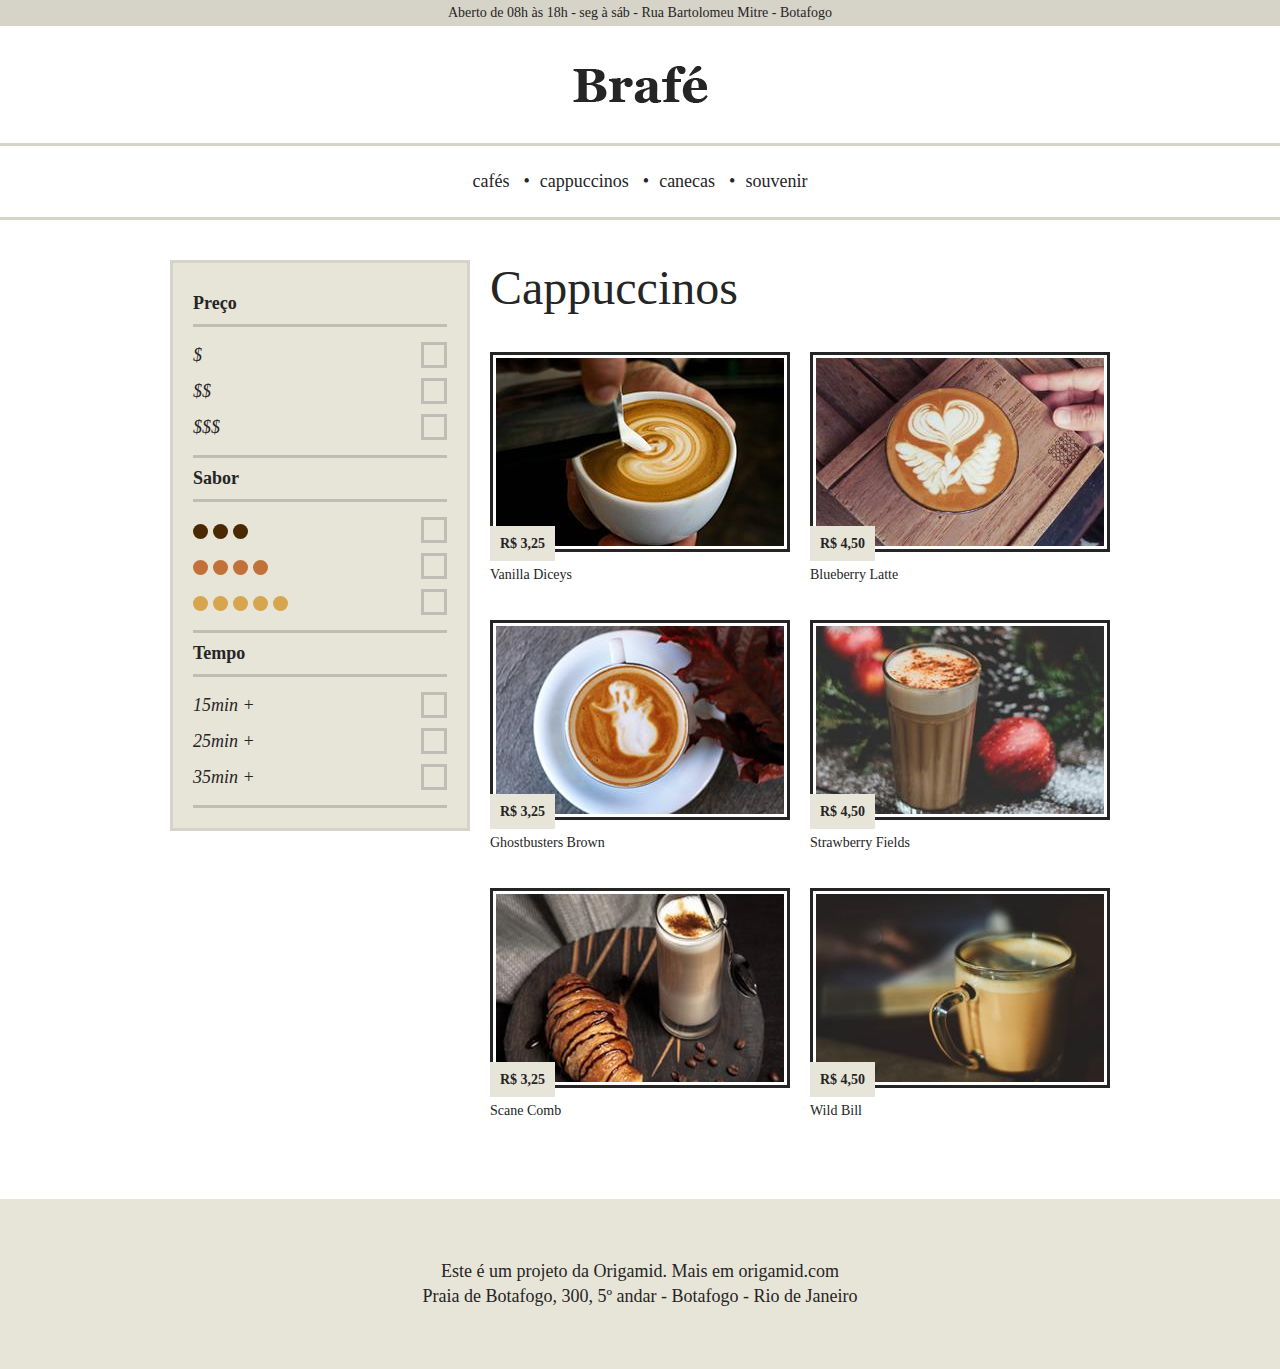
<file: brafe2/brafe-2-flex/index.html>
<!DOCTYPE html>
<html>

<head>
	<title>Brafé 2</title>
	<meta charset="utf-8">
	<meta name="viewport" content="width=device-width, initial-scale=1, shrink-to-fit=no">
	<link rel="stylesheet" type="text/css" href="css/flex-css.css">
	<link rel="stylesheet" type="text/css" href="css/style.css">
</head>

<body>

	<header>
		<div class="header-informacoes">
			<p>Aberto de 08h às 18h - seg à sáb - Rua Bartolomeu Mitre - Botafogo</p>
		</div>
		<a class="header-logo" href="index.html">
			<img src="img/brafe.png" alt="Brafé">
		</a>
		<nav class="header-menu">
			<ul>
				<li><a href="#">cafés</a></li>
				<li><a href="#">cappuccinos</a></li>
				<li><a href="#">canecas</a></li>
				<li><a href="#">souvenir</a></li>
			</ul>
		</nav>
	</header>

	<div class="flex">
		<nav class="filtro flex-item-4">
			<h2>Preço</h2>
			<ul>
				<li>$</li>
				<li>$$</li>
				<li>$$$</li>
			</ul>
			<h2>Sabor</h2>
			<ul class="sabor">
				<li><span class="sabor-3">Marrom</span></li>
				<li><span class="sabor-4">Laranja</span></li>
				<li><span class="sabor-5">Amarelo</span></li>
			</ul>
			<h2>Tempo</h2>
			<ul>
				<li>15min +</li>
				<li>25min +</li>
				<li>35min +</li>
			</ul>
		</nav>

		<section class="produtos flex-item-8">
			<h1>Cappuccinos</h1>
			<ul class="flex-row">
				<li class="flex-item-6">
					<img src="img/cafe-1.jpg" alt="Café 1">
					<span>R$ 3,25</span>
					<h2>Vanilla Diceys</h2>
				</li>

				<li class="flex-item-6">
					<img src="img/cafe-2.jpg" alt="Café 1">
					<span>R$ 4,50</span>
					<h2>Blueberry Latte</h2>
				</li>

				<li class="flex-item-6">
					<img src="img/cafe-3.jpg" alt="Café 1">
					<span>R$ 3,25</span>
					<h2>Ghostbusters Brown</h2>
				</li>

				<li class="flex-item-6">
					<img src="img/cafe-4.jpg" alt="Café 1">
					<span>R$ 4,50</span>
					<h2>Strawberry Fields</h2>
				</li>

				<li class="flex-item-6">
					<img src="img/cafe-5.jpg" alt="Café 1">
					<span>R$ 3,25</span>
					<h2>Scane Comb</h2>
				</li>

				<li class="flex-item-6">
					<img src="img/cafe-6.jpg" alt="Café 1">
					<span>R$ 4,50</span>
					<h2>Wild Bill</h2>
				</li>
			</ul>
		</section>
	</div>

	<footer class="footer">
		<p>Este é um projeto da Origamid. Mais em origamid.com</p>
		<p>Praia de Botafogo, 300, 5º andar - Botafogo - Rio de Janeiro</p>
	</footer>

</body>

</html>
</file>
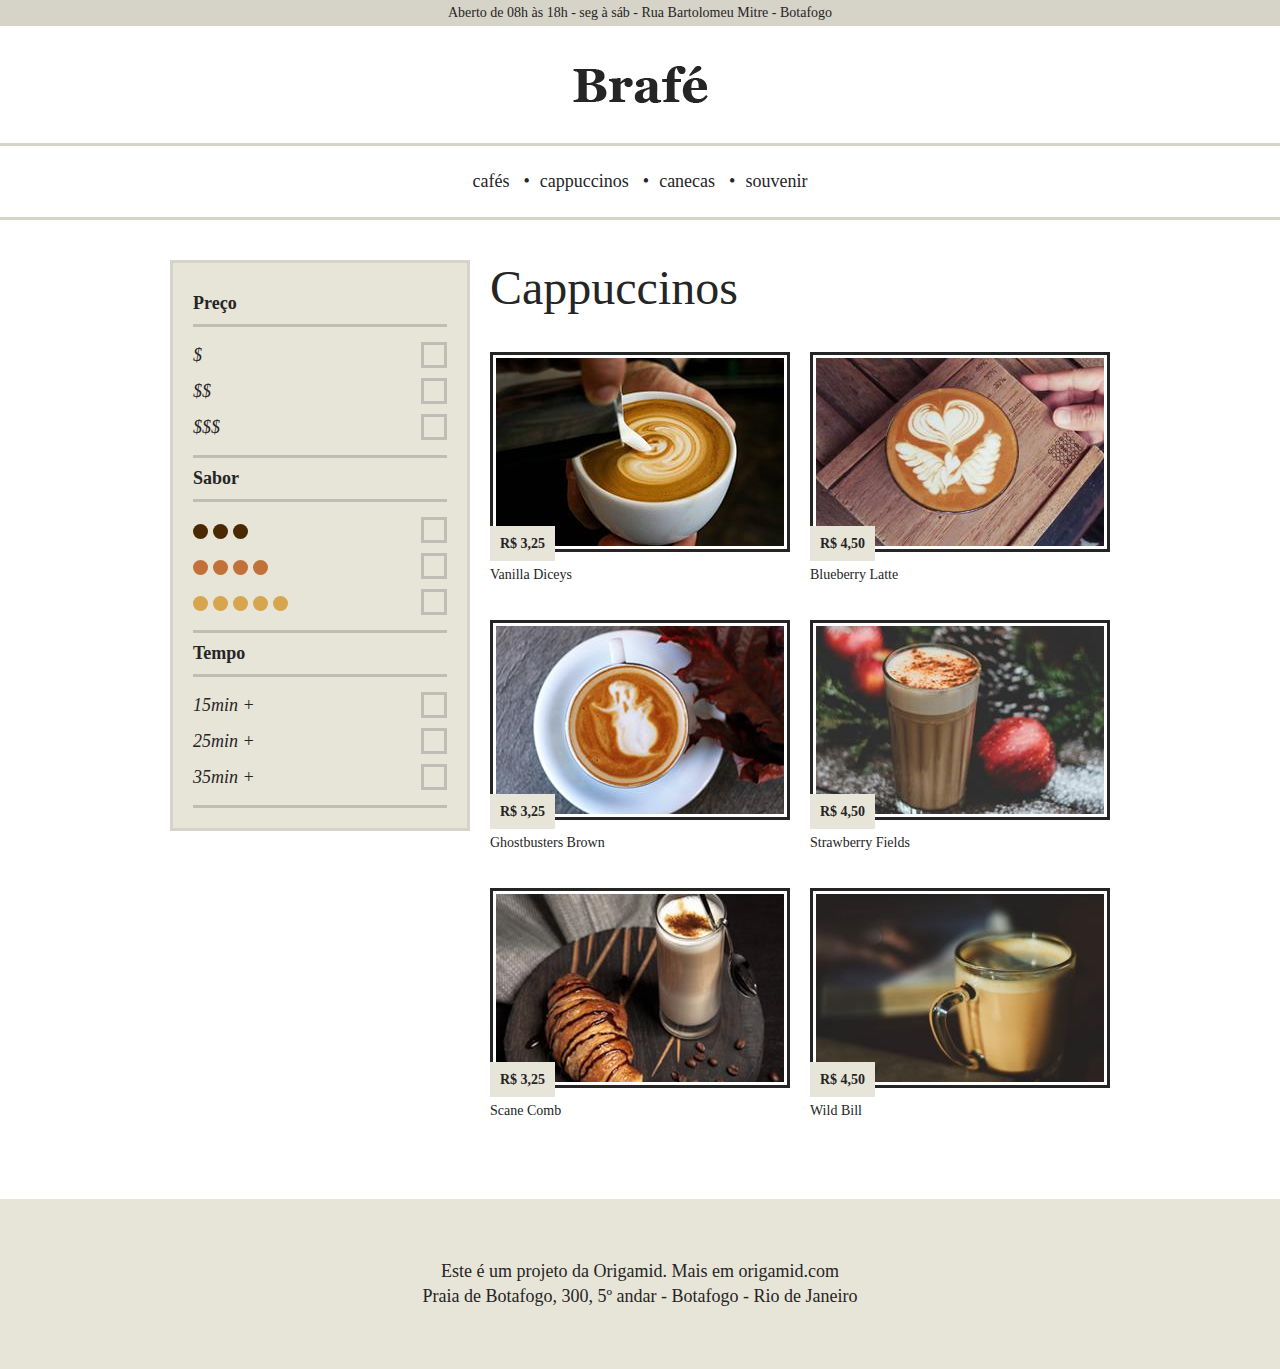
<file: brafe2/brafe-2-grid/index.html>
<!DOCTYPE html>
<html>

<head>
	<title>Brafé 2</title>
	<meta charset="utf-8">
	<meta name="viewport" content="width=device-width, initial-scale=1, shrink-to-fit=no">
	<link rel="stylesheet" href="css/grid.css">
	<link rel="stylesheet" type="text/css" href="css/style.css">
</head>

<body>

	<header>
		<div class="header-info">
			<p>Aberto de 08h às 18h - seg à sáb - Rua Bartolomeu Mitre - Botafogo</p>
		</div>
		<a class="header-logo" href="index.html">
			<img src="img/brafe.png" alt="Brafé">
		</a>
		<nav class="header-menu">
			<ul>
				<li><a href="#">cafés</a></li>
				<li><a href="#">cappuccinos</a></li>
				<li><a href="#">canecas</a></li>
				<li><a href="#">souvenir</a></li>
			</ul>
		</nav>
	</header>

	<div class="container">
		<nav class="filtro grid-4">
			<h2>Preço</h2>
			<ul>
				<li>$</li>
				<li>$$</li>
				<li>$$$</li>
			</ul>
			<h2>Sabor</h2>
			<ul class="sabor">
				<li><span class="sabor-3">Marrom</span></li>
				<li><span class="sabor-4">Laranja</span></li>
				<li><span class="sabor-5">Amarelo</span></li>
			</ul>
			<h2>Tempo</h2>
			<ul>
				<li>15min +</li>
				<li>25min +</li>
				<li>35min +</li>
			</ul>
		</nav>

		<section class="produtos grid-8">
			<h1>Cappuccinos</h1>
			<ul class="row-mobile">
				<li class="grid-mobile-6">
					<img src="img/cafe-1.jpg" alt="Café 1">
					<span>R$ 3,25</span>
					<h2>Vanilla Diceys</h2>
				</li>

				<li class="grid-mobile-6">
					<img src="img/cafe-2.jpg" alt="Café 1">
					<span>R$ 4,50</span>
					<h2>Blueberry Latte</h2>
				</li>

				<li class="grid-mobile-6">
					<img src="img/cafe-3.jpg" alt="Café 1">
					<span>R$ 3,25</span>
					<h2>Ghostbusters Brown</h2>
				</li>

				<li class="grid-mobile-6">
					<img src="img/cafe-4.jpg" alt="Café 1">
					<span>R$ 4,50</span>
					<h2>Strawberry Fields</h2>
				</li>

				<li class="grid-mobile-6">
					<img src="img/cafe-5.jpg" alt="Café 1">
					<span>R$ 3,25</span>
					<h2>Scane Comb</h2>
				</li>

				<li class="grid-mobile-6">
					<img src="img/cafe-6.jpg" alt="Café 1">
					<span>R$ 4,50</span>
					<h2>Wild Bill</h2>
				</li>
			</ul>
		</section>
	</div>

	<footer class="footer">
		<p>Este é um projeto da Origamid. Mais em origamid.com</p>
		<p>Praia de Botafogo, 300, 5º andar - Botafogo - Rio de Janeiro</p>
	</footer>

</body>

</html>
</file>
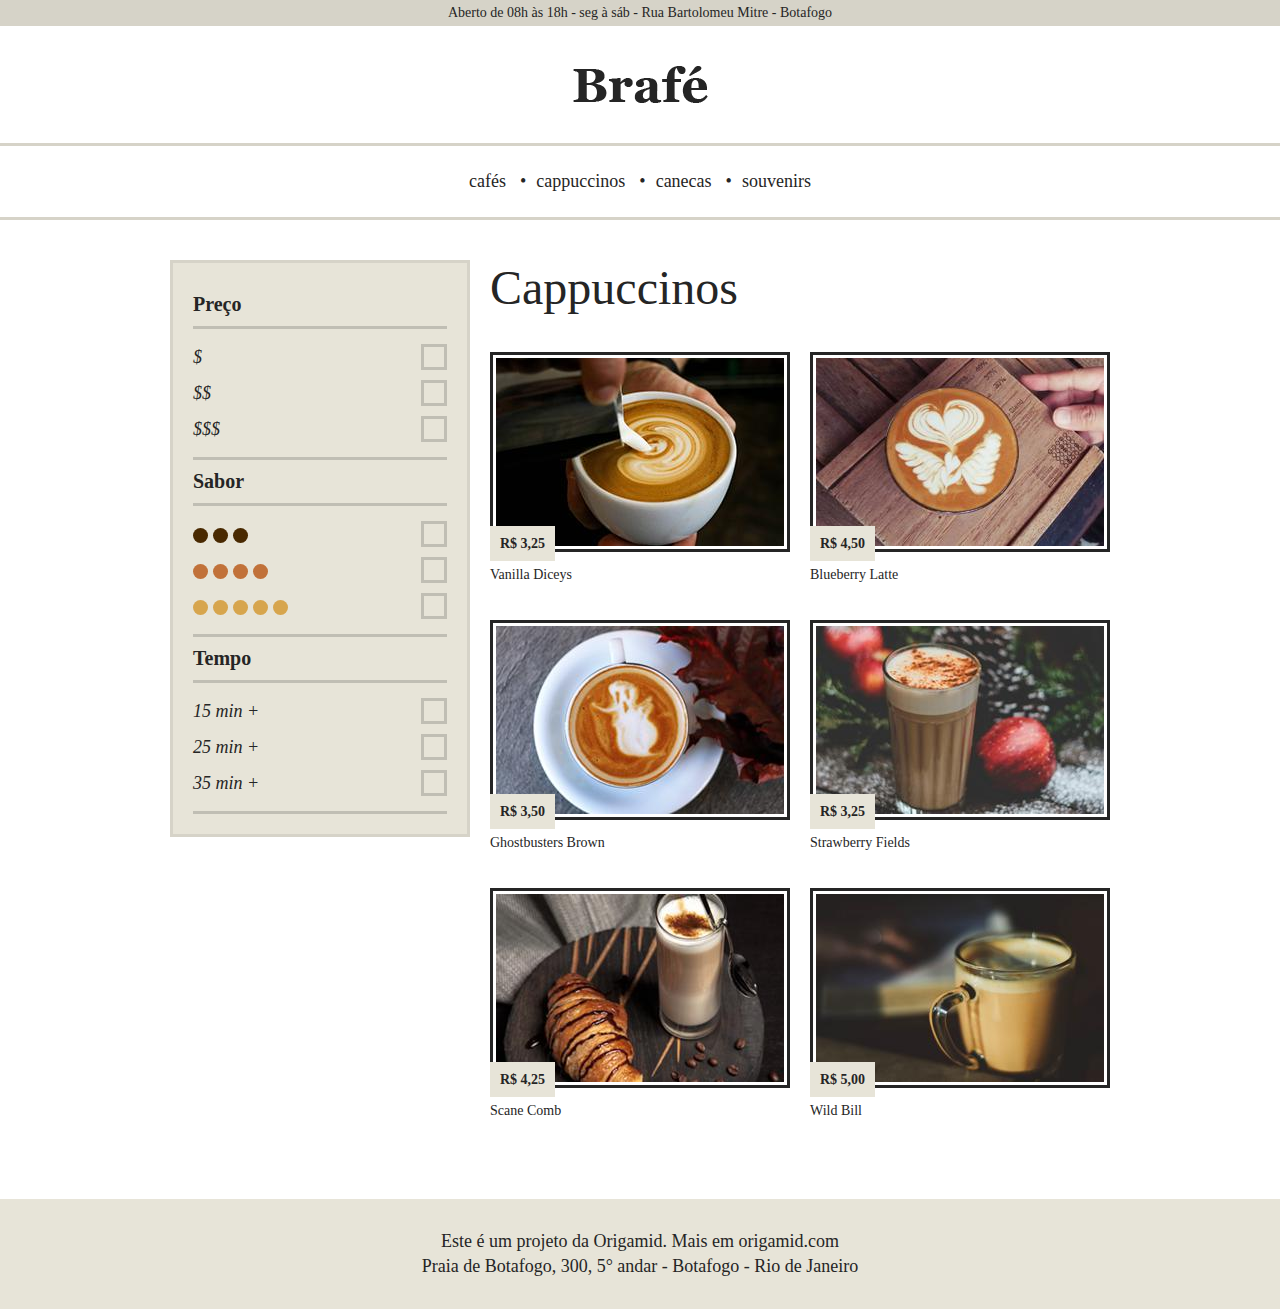
<file: brafe2/brafe-2-puro/index.html>
<!DOCTYPE html>
<html lang="pt-br">

<head>
  <meta charset="UTF-8">
  <meta name="viewport" content="width=device-width, initial-scale=1.0, shrink-to-fit=no">

  <link rel="stylesheet" href="css/style.css">
  <title>Brafé 2</title>
</head>

<body>
  <header>
    <div class="header-info">
      <p>Aberto de 08h às 18h - seg à sáb - Rua Bartolomeu Mitre - Botafogo</p>
    </div>
    <a href="#" class="header-logo">
      <img src="img/brafe.png" alt="Brafé">
    </a>

    <nav class="header-menu">
      <ul>
        <li><a href="#">cafés</a></li>
        <li><a href="#">cappuccinos</a></li>
        <li><a href="#">canecas</a></li>
        <li><a href="#">souvenirs</a></li>
      </ul>
    </nav>
  </header>

  <div class="container">
    <nav class="filtro">
      <h2>Preço</h2>
      <ul>
        <li>$</li>
        <li>$$</li>
        <li>$$$</li>
      </ul>

      <h2>Sabor</h2>
      <ul class="sabor">
        <li><span class="sabor-3">Marrom</span></li>
        <li><span class="sabor-4">Laranja</span></li>
        <li><span class="sabor-5">Amarelo</span></li>
      </ul>

      <h2>Tempo</h2>
      <ul>
        <li>15 min +</li>
        <li>25 min +</li>
        <li>35 min +</li>
      </ul>
    </nav>

    <section class="produtos">
      <h1>Cappuccinos</h1>
      <ul>
        <li>
          <img src="img/cafe-1.jpg" alt="Café 1">
          <span>R$ 3,25</span>
          <h2>Vanilla Diceys</h2>
        </li>

        <li>
          <img src="img/cafe-2.jpg" alt="Café 2">
          <span>R$ 4,50</span>
          <h2>Blueberry Latte</h2>
        </li>

        <li>
          <img src="img/cafe-3.jpg" alt="Café 3">
          <span>R$ 3,50</span>
          <h2>Ghostbusters Brown</h2>
        </li>

        <li>
          <img src="img/cafe-4.jpg" alt="Café 4">
          <span>R$ 3,25</span>
          <h2>Strawberry Fields</h2>
        </li>

        <li>
          <img src="img/cafe-5.jpg" alt="Café 5">
          <span>R$ 4,25</span>
          <h2>Scane Comb</h2>
        </li>

        <li>
          <img src="img/cafe-6.jpg" alt="Café 6">
          <span>R$ 5,00</span>
          <h2>Wild Bill</h2>
        </li>
      </ul>
    </section>
  </div>

  <footer class="footer">
    <p>Este é um projeto da Origamid. Mais em origamid.com</p>
    <p>Praia de Botafogo, 300, 5° andar - Botafogo - Rio de Janeiro</p>
  </footer>
</body>

</html>
</file>
<file: brafe/brafe-grid/css/grid.css>
.container {
  max-width: 960px;
  margin: 0 auto;
}

.container::after,
.container::before {
  content: "";
  display: table;
  clear: both;
}

.grid-1,
.grid-2,
.grid-3,
.grid-4,
.grid-5,
.grid-6,
.grid-7,
.grid-8,
.grid-9,
.grid-10,
.grid-11,
.grid-12 {
  margin-left: 10px;
  margin-right: 10px;
  float: left;
  display: block;
  min-height: 1px;
}

.grid-1 {
  width: calc(8.333% - 20px);
}

.grid-2 {
  width: calc(16.666% - 20px);
}

.grid-3 {
  width: calc(25% - 20px);
}

.grid-4 {
  width: calc(33.333% - 20px);
}

.grid-5 {
  width: calc(41.666% - 20px);
}

.grid-6 {
  width: calc(50% - 20px);
}

.grid-7 {
  width: calc(58.333% - 20px);
}

.grid-8 {
  width: calc(66.666% - 20px);
}

.grid-9 {
  width: calc(75% - 20px);
}

.grid-10 {
  width: calc(83.333% - 20px);
}

.grid-11 {
  width: calc(91.666% - 20px);
}

.grid-12 {
  width: calc(100% - 20px);
}

@media only screen and (max-width: 739px) {
  .container {
    max-width: 300px;
  }

  .grid-1,
  .grid-2,
  .grid-3,
  .grid-4,
  .grid-5,
  .grid-6,
  .grid-7,
  .grid-8,
  .grid-9,
  .grid-10,
  .grid-11,
  .grid-12 {
    width: 100%;
    margin-left: 0px;
    margin-right: 0px;
    float: none;
  }
}
</file>
<file: brafe2/brafe-2-bootstrap/css/style.css>
body,
p,
h1,
h2,
ul,
li {
  margin: 0px;
  padding: 0px;
}

li {
  list-style: none;
}

body {
  font-family: Georgia, serif;
  color: #252525;
}

* {
  box-sizing: border-box;
}

/* MENU */

.header-informacoes {
  font-size: 0.875em;
  background: #d6d3c8;
  padding: 5px 0;
  text-align: center;
}

.header-logo img {
  display: block;
  margin: 40px auto;
}

.header-menu {
  border-top: 3px solid #d6d3c8;
  border-bottom: 3px solid #d6d3c8;
  text-align: center;
  margin-bottom: 40px;
  padding: 20px 0;
}

.header-menu li {
  display: inline-block;
}

.header-menu li a {
  display: block;
  padding: 5px 10px 5px 0;
  text-decoration: none;
  color: #252525;
  font-size: 1.125em;
}

.header-menu li a::before {
  content: "•";
  padding-right: 10px;
}

.header-menu li:first-child a::before {
  content: "";
}

/* FILTRO */

.filtro {
  background: #e7e4d8;
  border: 3px solid #d6d3c8;
  padding: 20px;
  align-self: flex-start;
}

.filtro h2 {
  font-size: 1.125em;
  padding: 10px 0;
  font-weight: bold;
}

.filtro ul {
  border-top: 3px solid #c0beb4;
  border-bottom: 3px solid #c0beb4;
  padding: 10px 0;
}

.filtro li {
  font-style: italic;
  font-size: 1.125em;
  line-height: 2;
}

.filtro li::after {
  content: "";
  display: block;
  width: 20px;
  height: 20px;
  border: 3px solid #c0beb4;
  float: right;
  margin-top: 5px;
}

.sabor {
  overflow: hidden;
}

.sabor span {
  text-indent: -200px;
  display: inline-block;
  width: 15px;
  height: 15px;
  background: currentColor;
  border-radius: 50%;
  vertical-align: middle;
}

.sabor-3 {
  color: #492901;
  box-shadow: 20px 0 0 0 currentColor, 40px 0 0 0 currentColor;
}

.sabor-4 {
  color: #c17139;
  box-shadow: 20px 0 0 0 currentColor, 40px 0 0 0 currentColor,
    60px 0 0 0 currentColor;
}

.sabor-5 {
  color: #d7a54d;
  box-shadow: 20px 0 0 0 currentColor, 40px 0 0 0 currentColor,
    60px 0 0 0 currentColor, 80px 0 0 0 currentColor;
}

/*PRODUTOS*/

.produtos h1 {
  font-size: 3em;
  font-weight: normal;
}

.produtos li img {
  display: block;
  max-width: 100%;
  border: 3px solid #fff;
  box-shadow: 0 0 0 3px #252525;
  margin: 40px 3px 0 3px;
}

.produtos li span {
  background: #e7e4d8;
  padding: 10px;
  font-size: 0.875em;
  font-weight: bold;
  position: relative;
  top: -15px;
}

.produtos li h2 {
  font-size: 0.875em;
  font-weight: normal;
}

.footer {
  background: #e7e4d8;
  text-align: center;
  padding: 60px 0;
  font-size: 1.125em;
  line-height: 1.4em;
  margin-top: 80px;
}

@media only screen and (max-width: 739px) {
  .filtro {
    display: none;
  }
}
</file>
<file: brafe2/brafe-2-flex/css/flex-css.css>
.flex {
  max-width: 960px;
  margin: 0 auto;
  display: flex;
  flex-wrap: wrap;
}

.flex-row {
  margin-left: -10px;
  margin-right: -10px;
  display: flex;
  flex-wrap: wrap;
}

.flex-item-4,
.flex-item-6,
.flex-item-8 {
  margin-left: 10px;
  margin-right: 10px;
  align-self: flex-start;
}

.flex-item-4 {
  flex: 0 0 calc(33.333% - 20px);
  max-width: calc(33.333% - 20px);
}

.flex-item-6 {
  flex: 0 0 calc(50% - 20px);
  max-width: calc(50% - 20px);
}

.flex-item-8 {
  flex: 0 0 calc(66.666% - 20px);
  max-width: calc(66.666% - 20px);
}

@media only screen and (max-width: 739px) {
  .flex {
    max-width: 300px;
    flex-direction: column;
  }

  .filtro {
    display: none;
  }

  .flex-item-4,
  .flex-item-8 {
    margin-left: 0;
    margin-right: 0;
    max-width: 100%;
    align-self: auto;
  }
}
</file>
<file: brafe2/brafe-2-flex/css/style.css>
body,
p,
h1,
h2,
ul,
li {
  margin: 0px;
  padding: 0px;
}

li {
  list-style: none;
}

body {
  font-family: Georgia, serif;
  color: #252525;
}

* {
  box-sizing: border-box;
}

/* MENU */

.header-informacoes {
  font-size: 0.875em;
  background: #d6d3c8;
  padding: 5px 0;
  text-align: center;
}

.header-logo img {
  display: block;
  margin: 40px auto;
}

.header-menu {
  border-top: 3px solid #d6d3c8;
  border-bottom: 3px solid #d6d3c8;
  text-align: center;
  margin-bottom: 40px;
  padding: 20px 0;
}

.header-menu li {
  display: inline-block;
}

.header-menu li a {
  display: block;
  padding: 5px 10px 5px 0;
  text-decoration: none;
  color: #252525;
  font-size: 1.125em;
}

.header-menu li a::before {
  content: "•";
  padding-right: 10px;
}

.header-menu li:first-child a::before {
  content: "";
}

/* FILTRO */

.filtro {
  background: #e7e4d8;
  border: 3px solid #d6d3c8;
  padding: 20px;
}

.filtro h2 {
  font-size: 1.125em;
  padding: 10px 0;
}

.filtro ul {
  border-top: 3px solid #c0beb4;
  border-bottom: 3px solid #c0beb4;
  padding: 10px 0;
}

.filtro li {
  font-style: italic;
  font-size: 1.125em;
  line-height: 2;
}

.filtro li::after {
  content: "";
  display: block;
  width: 20px;
  height: 20px;
  border: 3px solid #c0beb4;
  float: right;
  margin-top: 5px;
}

.sabor {
  overflow: hidden;
}

.sabor span {
  text-indent: -200px;
  display: inline-block;
  width: 15px;
  height: 15px;
  background: currentColor;
  border-radius: 50%;
  vertical-align: middle;
}

.sabor-3 {
  color: #492901;
  box-shadow: 20px 0 0 0 currentColor, 40px 0 0 0 currentColor;
}

.sabor-4 {
  color: #c17139;
  box-shadow: 20px 0 0 0 currentColor, 40px 0 0 0 currentColor,
    60px 0 0 0 currentColor;
}

.sabor-5 {
  color: #d7a54d;
  box-shadow: 20px 0 0 0 currentColor, 40px 0 0 0 currentColor,
    60px 0 0 0 currentColor, 80px 0 0 0 currentColor;
}

/*PRODUTOS*/

.produtos h1 {
  font-size: 3em;
  font-weight: normal;
}

.produtos li img {
  display: block;
  max-width: 100%;
  border: 3px solid #fff;
  box-shadow: 0 0 0 3px #252525;
  margin: 40px 3px 0 3px;
}

.produtos li span {
  background: #e7e4d8;
  padding: 10px;
  font-size: 0.875em;
  font-weight: bold;
  position: relative;
  top: -15px;
}

.produtos li h2 {
  font-size: 0.875em;
  font-weight: normal;
}

.footer {
  background: #e7e4d8;
  text-align: center;
  padding: 60px 0;
  font-size: 1.125em;
  line-height: 1.4em;
  margin-top: 80px;
}
</file>
<file: brafe2/brafe-2-grid/css/grid.css>
.container {
  max-width: 960px;
  margin: 0 auto;
}

.container::after,
.container::before {
  content: "";
  display: table;
  clear: both;
}

.grid-1,
.grid-2,
.grid-3,
.grid-4,
.grid-5,
.grid-6,
.grid-7,
.grid-8,
.grid-9,
.grid-10,
.grid-11,
.grid-12,
.grid-mobile-6 {
  float: left;
  display: block;
  min-height: 1px;
  margin-left: 10px;
  margin-right: 10px;
}

.grid-1 {
  width: calc(8.333% - 20px);
}

.grid-2 {
  width: calc(16.666% - 20px);
}

.grid-3 {
  width: calc(25% - 20px);
}

.grid-4 {
  width: calc(33.333% - 20px);
}

.grid-5 {
  width: calc(41.666% - 20px);
}

.grid-6 {
  width: calc(50% - 20px);
}

.grid-7 {
  width: calc(58.333% - 20px);
}

.grid-8 {
  width: calc(66.666% - 20px);
}

.grid-9 {
  width: calc(75% - 20px);
}

.grid-10 {
  width: calc(83.333% - 20px);
}

.grid-11 {
  width: calc(91.666% - 20px);
}

.grid-12 {
  width: calc(100% - 20px);
}

@media only screen and (max-width: 739px) {
  .container {
    max-width: 300px;
  }

  .grid-1,
  .grid-2,
  .grid-3,
  .grid-4,
  .grid-5,
  .grid-6,
  .grid-7,
  .grid-8,
  .grid-9,
  .grid-10,
  .grid-11,
  .grid-12 {
    float: none;
    width: 100%;
    margin-left: 0px;
    margin-right: 0px;
  }

  .row {
    margin-left: 0px;
    margin-right: 0px;
  }
}

.grid-mobile-6 {
  width: calc(50% - 20px);
}

.row,
.row-mobile {
  margin-left: -10px;
  margin-right: -10px;
}

.row::after,
.row::before,
.row-mobile::after,
.row-mobile::before {
  content: "";
  display: table;
  clear: both;
}
</file>
<file: brafe2/brafe-2-grid/css/style.css>
body,
p,
h1,
h2,
ul,
li {
  margin: 0px;
  padding: 0px;
}

li {
  list-style: none;
}

body {
  font-family: Georgia, serif;
  color: #252525;
}

* {
  box-sizing: border-box;
}

/* MENU */

.header-info {
  font-size: 0.875em;
  background: #d6d3c8;
  padding: 5px 0;
  text-align: center;
}

.header-logo img {
  display: block;
  margin: 40px auto;
}

.header-menu {
  border-top: 3px solid #d6d3c8;
  border-bottom: 3px solid #d6d3c8;
  text-align: center;
  margin-bottom: 40px;
  padding: 20px 0;
}

.header-menu li {
  display: inline-block;
}

.header-menu li a {
  display: block;
  padding: 5px 10px 5px 0;
  text-decoration: none;
  color: #252525;
  font-size: 1.125em;
}

.header-menu li a::before {
  content: "•";
  padding-right: 10px;
}

.header-menu li:first-child a::before {
  content: "";
}

/* FILTRO */

.filtro {
  background: #e7e4d8;
  border: 3px solid #d6d3c8;
  padding: 20px;
}

.filtro h2 {
  font-size: 1.125em;
  padding: 10px 0;
}

.filtro ul {
  border-top: 3px solid #c0beb4;
  border-bottom: 3px solid #c0beb4;
  padding: 10px 0;
}

.filtro li {
  font-style: italic;
  font-size: 1.125em;
  line-height: 2;
}

.filtro li::after {
  content: "";
  display: block;
  width: 20px;
  height: 20px;
  border: 3px solid #c0beb4;
  float: right;
  margin-top: 5px;
}

@media only screen and (max-width: 739px) {
  .filtro {
    display: none;
  }
}

.sabor {
  overflow: hidden;
}

.sabor span {
  text-indent: -200px;
  display: inline-block;
  width: 15px;
  height: 15px;
  background: currentColor;
  border-radius: 50%;
  vertical-align: middle;
}

.sabor-3 {
  color: #492901;
  box-shadow: 20px 0 0 0 currentColor, 40px 0 0 0 currentColor;
}

.sabor-4 {
  color: #c17139;
  box-shadow: 20px 0 0 0 currentColor, 40px 0 0 0 currentColor,
    60px 0 0 0 currentColor;
}

.sabor-5 {
  color: #d7a54d;
  box-shadow: 20px 0 0 0 currentColor, 40px 0 0 0 currentColor,
    60px 0 0 0 currentColor, 80px 0 0 0 currentColor;
}

/*PRODUTOS*/

.produtos h1 {
  font-size: 3em;
  font-weight: normal;
}

.produtos li img {
  display: block;
  max-width: 100%;
  border: 3px solid #fff;
  box-shadow: 0 0 0 3px #252525;
  margin: 40px 3px 0 3px;
}

.produtos li span {
  background: #e7e4d8;
  padding: 10px;
  font-size: 0.875em;
  font-weight: bold;
  position: relative;
  top: -15px;
}

.produtos li h2 {
  font-size: 0.875em;
  font-weight: normal;
}

.footer {
  background: #e7e4d8;
  text-align: center;
  padding: 60px 0;
  font-size: 1.125em;
  line-height: 1.4em;
  margin-top: 80px;
}
</file>
<file: brafe/brafe-bootstrap/css/style.css>
/* Reset */

body,
h1,
h2,
h3,
p,
ul {
  padding: 0px;
  margin: 0px;
}

body {
  font-family: Georgia, serif;
  color: #252525;
}

* {
  box-sizing: border-box;
}

img {
  display: block;
  max-width: 100%;
}

/* Menu */

.menu {
  background: #252525;
  padding: 15px 0;
}

.menu-nav a {
  text-decoration: none;
  color: #fff;
  font-size: 1.125em;
}

.menu-nav ul {
  float: right;
  list-style: none;
}

.menu-nav ul li {
  display: inline-block;
}

.menu-nav ul li a {
  display: inline-block;
  padding: 10px;
  margin-left: 10px;
}

@media screen and (max-width: 768px) {
  .menu-nav ul {
    float: none;
  }

  .menu-nav ul li a {
    padding-left: 0;
    margin-left: 0;
  }
}

/* Intro */

.intro {
  background: url("../img/bg-intro.jpg") no-repeat center center;
  background-size: cover;
  color: #fff;
  padding-top: 150px;
  padding-bottom: 150px;
  text-align: center;
}

.intro h1 {
  text-transform: uppercase;
  font-size: 3em;
  font-weight: bold;
}

.intro h1::after {
  content: "";
  display: block;
  width: 20px;
  height: 4px;
  background: #fff;
  margin: 10px auto;
}

.intro p {
  font-style: italic;
  font-size: 1.125em;
}

@media screen and (max-width: 768px) {
  .intro {
    padding: 60px 0;
  }
}

/* Sobre */
.sobre {
  padding-top: 60px;
  padding-bottom: 60px;
}

.sobre h2 {
  font-size: 2.25em;
  text-align: center;
  margin-bottom: 60px;
  font-weight: bold;
}

.sobre-item h3 {
  font-size: 2.25em;
  line-height: 1em;
  background: #252525;
  color: #fff;
  font-style: italic;
  font-weight: normal;
  text-align: center;
  position: relative;
  width: 220px;
  padding: 5px 0 10px 0;
  top: -25px;
}

.sobre > p {
  font-size: 1.125em;
  line-height: 1.4em;
  font-style: italic;
  max-width: 460px;
  text-align: center;
  margin: 20px auto;
}

/* Produtos */

.produtos {
  background: #e7e4d8;
  border-top: 3px solid #d6d3c8;
  border-bottom: 3px solid #d6d3c8;
  padding-top: 60px;
  padding-bottom: 60px;
}

.produtos-item {
  margin-bottom: 40px;
}

.produtos-item h2 {
  font-size: 2.25em;
  margin-bottom: 20px;
  text-align: center;
  font-weight: bold;
}

.produtos-item h2::before {
  content: "";
  display: block;
  width: 100px;
  height: 100px;
  background: currentColor;
  border-radius: 50%;
  border: 5px solid #e7e4d8;
  box-shadow: 0 0 0 5px currentColor;
  margin: 20px auto;
}

h2.produtos-paulista::before {
  color: #492901;
}

h2.produtos-carioca::before {
  color: #c17139;
}

h2.produtos-mineiro::before {
  color: #d7a54d;
}

.produtos-item p {
  font-size: 0.875em;
  line-height: 1.4em;
}

.produtos-btn {
  border: 3px solid #252525;
  color: #252525;
  text-decoration: none;
  text-align: center;
  font-size: 1.125em;
  font-weight: bold;
  text-transform: uppercase;
  display: block;
  width: 180px;
  margin: 20px auto 0 auto;
  padding: 15px 0;
}

.produtos-btn:hover {
  text-decoration: none;
  color: #c17139;
  border-color: #c17139;
}

@media screen and (max-width: 768px) {
  .produtos-item p {
    text-align: center;
  }
}

/* Locais */
.locais {
  padding-top: 60px;
  padding-bottom: 60px;
}

.locais-item {
  margin-bottom: 40px;
}

.locais-item h2 {
  font-size: 2.25em;
  margin-bottom: 20px;
  font-weight: bold;
}

.locais-item p {
  font-size: 1.125em;
  line-height: 1.4em;
  max-width: 320px;
  margin-bottom: 20px;
}

.locais-item a {
  font-size: 1.125em;
  text-transform: uppercase;
  text-decoration: none;
  border: 3px solid;
  color: #252525;
  padding: 10px 20px;
}

/* Assine */

.assine {
  background: #e7e4d8;
  padding-top: 30px;
  padding-bottom: 30px;
}

.assine-info h2 {
  font-size: 2.25em;
  font-weight: bold;
}

.assine-info p {
  font-size: 1.5em;
  font-style: italic;
}

.assine-form {
  margin-top: 10px;
  display: flex;
  flex-wrap: wrap;
  align-content: flex-start;
}

.assine form label {
  display: none;
}

.assine input {
  border: 3px solid #252525;
  background: none;
  font-size: 1.5em;
  font-style: italic;
  font-family: Georgia, serif;
  align-self: flex-start;
  padding: 10px;
}

.assine-form button {
  background: #252525;
  border: none;
  font-family: Georgia, serif;
  text-transform: uppercase;
  font-size: 1.5em;
  color: #fff;
  cursor: pointer;
  align-self: flex-start;
  padding: 13px;
}

/*Footer*/

.footer {
  background: #d6d3c8;
  padding-top: 40px;
  padding-bottom: 40px;
}

.footer p {
  font-size: 1.125em;
  line-height: 1.4em;
}

.footer img {
  float: right;
}

@media only screen and (max-width: 768px) {
  .footer img {
    float: none;
    margin-top: 20px;
  }
}
</file>
<file: brafe/brafe-flex/css/style.css>
/* Reset */

body,
h1,
h2,
h3,
p,
ul {
  padding: 0px;
  margin: 0px;
}

body {
  font-family: Georgia, serif;
  color: #252525;
}

* {
  box-sizing: border-box;
}

.container {
  display: flex;
  max-width: 960px;
  margin: 0 auto;
}

@media only screen and (max-width: 739px) {
  .container {
    flex-direction: column;
    max-width: 300px;
  }
}

/* Menu */

.menu {
  background: #252525;
  padding: 20px 0;
}

.menu-nav a {
  text-decoration: none;
  color: #fff;
  font-size: 1.125em;
}

.menu-logo {
  margin: 0 10px;
}

.menu-nav {
  flex: 1;
  margin: 0 10px;
  align-self: center;
}

.menu-nav ul {
  float: right;
  display: flex;
  list-style: none;
}

.menu-nav ul li a {
  padding: 10px;
}

@media only screen and (max-width: 739px) {
  .menu-nav,
  .menu-logo {
    margin: 0px;
  }

  .menu-nav ul li a {
    padding-left: 0;
  }
}

/* Intro */

.intro {
  background: url("../img/bg-intro.jpg") no-repeat center center;
  background-size: cover;
  color: #fff;
  padding: 150px 0;
  text-align: center;
}

.intro h1 {
  text-transform: uppercase;
  font-size: 3em;
}

.intro h1::after {
  content: "";
  display: block;
  width: 20px;
  height: 4px;
  background: #fff;
  margin: 10px auto;
}

.intro p {
  font-style: italic;
  font-size: 1.125em;
}

/* Sobre */
.sobre {
  padding: 60px 0;
}

.sobre h2 {
  font-size: 2.25em;
  text-align: center;
  margin-bottom: 60px;
}

.sobre-item {
  flex: 1;
  margin: 0 10px;
}

.sobre-item img {
  display: block;
  max-width: 100%;
}

.sobre-item h3 {
  font-size: 2.25em;
  line-height: 1em;
  background: #252525;
  color: #fff;
  font-style: italic;
  font-weight: normal;
  text-align: center;
  position: relative;
  width: 220px;
  padding: 5px 0 10px 0;
  top: -25px;
}

.sobre > p {
  font-size: 1.125em;
  line-height: 1.4em;
  font-style: italic;
  margin: 20px auto;
  max-width: 460px;
  text-align: center;
}

@media only screen and (max-width: 739px) {
  .intro {
    padding: 60px 0;
  }

  .sobre-item {
    margin-left: 0;
    margin-right: 0;
  }
}

/* Produtos */

.produtos {
  background: #e7e4d8;
  border-top: 3px solid #d6d3c8;
  border-bottom: 3px solid #d6d3c8;
  padding: 60px 0;
}

.produtos-item {
  flex: 1;
  margin: 0 10px 40px 10px;
}

.produtos-item h2 {
  font-size: 2.25em;
  text-align: center;
  margin-bottom: 20px;
}

.produtos-item h2::before {
  content: "";
  display: block;
  width: 100px;
  height: 100px;
  background: currentColor;
  border-radius: 50%;
  border: 5px solid #e7e4d8;
  box-shadow: 0 0 0 5px currentColor;
  margin: 20px auto;
}

h2.produtos-paulista::before {
  color: #492901;
}

h2.produtos-carioca::before {
  color: #c17139;
}

h2.produtos-mineiro::before {
  color: #d7a54d;
}

.produtos-item p {
  font-size: 0.875em;
  line-height: 1.4em;
}

.produtos-btn {
  border: 3px solid #252525;
  color: #252525;
  text-decoration: none;
  text-align: center;
  font-size: 1.125em;
  font-weight: bold;
  text-transform: uppercase;
  display: block;
  width: 180px;
  padding: 15px 0;
  margin: 20px auto 0 auto;
}

@media only screen and (max-width: 739px) {
  .produtos-item {
    text-align: center;
    margin-left: 0;
    margin-right: 0;
  }
}

/* Locais */
.locais {
  padding: 60px 0;
}

.locais-item {
  margin-bottom: 40px;
}

.locais-img,
.locais-info {
  flex: 1;
  margin: 0 10px;
}

.locais-img img {
  display: block;
  max-width: 100%;
}

.locais-item h2 {
  font-size: 2.25em;
  margin-bottom: 20px;
}

.locais-item p {
  font-size: 1.125em;
  line-height: 1.4em;
  margin-bottom: 40px;
  max-width: 320px;
}

.locais-item a {
  font-size: 1.125em;
  text-transform: uppercase;
  text-decoration: none;
  border: 3px solid;
  color: #252525;
  padding: 10px 20px;
}

@media only screen and (max-width: 739px) {
  .locais-img,
  .locais-info {
    margin-left: 0;
    margin-right: 0;
  }
}

/* Assine */

.assine {
  background: #e7e4d8;
  padding: 30px 0;
}

.assine-info {
  flex: 1;
  margin: 0 10px;
}

.assine-info h2 {
  font-size: 2.25em;
}

.assine-info p {
  font-size: 1.5em;
  font-style: italic;
}

.assine form {
  display: flex;
  flex: 1;
  margin: 0 10px;
  flex-wrap: wrap;
  align-content: flex-start;
}

.assine form label {
  display: none;
}

.assine form input {
  border: 3px solid #252525;
  padding: 10px;
  background: none;
  font-size: 1.5em;
  font-style: italic;
  font-family: Georgia, serif;
  flex: 1;
  align-self: flex-start;
}

.assine button {
  background: #252525;
  border: none;
  padding: 13px;
  font-family: Georgia, serif;
  text-transform: uppercase;
  font-size: 1.5em;
  color: #fff;
  cursor: pointer;
  flex: 1;
  align-self: flex-start;
}

@media only screen and (max-width: 739px) {
  .assine-info {
    margin: 0 0 30px 0;
  }

  .assine form {
    margin: 0;
  }
}

/*Footer*/

.footer {
  background: #d6d3c8;
  padding: 40px 0;
}

.footer p {
  font-size: 1.125em;
  line-height: 1.4em;
  flex: 1;
}

.footer-img {
  margin: 0 10px;
}

@media only screen and (max-width: 739px) {
  .footer {
    padding: 20px 0;
  }

  .footer-img,
  .footer p {
    margin: 10px 0;
  }
}
</file>
<file: brafe/brafe-grid/css/style.css>
/* Reset */

body,
h1,
h2,
h3,
p,
ul {
  padding: 0px;
  margin: 0px;
}

body {
  font-family: Georgia, serif;
  color: #252525;
}

img {
  max-width: 100%;
  display: block;
}

* {
  box-sizing: border-box;
}

/* Menu */

.menu {
  background: #252525;
  padding: 15px 0;
}

.menu-nav ul {
  float: right;
}

.menu-nav ul li {
  display: inline-block;
}

.menu-nav a {
  text-decoration: none;
  color: #fff;
  font-size: 1.125em;
  display: block;
  margin-left: 10px;
  padding: 10px;
}

@media only screen and (max-width: 739px) {
  .menu-nav ul {
    float: none;
  }

  .menu-nav ul li a {
    margin-right: 9px;
    margin-left: 0;
    padding-left: 0;
    padding-right: 0;
  }
}

/* Intro */

.intro {
  background: url("../img/bg-intro.jpg") no-repeat center center;
  background-size: cover;
  color: #fff;
  padding: 150px 0;
  text-align: center;
}

.intro h1 {
  text-transform: uppercase;
  font-size: 3em;
}

.intro h1::after {
  content: "";
  display: block;
  width: 20px;
  height: 4px;
  background: #fff;
  margin: 10px auto;
}

.intro p {
  font-style: italic;
  font-size: 1.125em;
}

@media only screen and (max-width: 739px) {
  .intro {
    padding: 60px 0;
  }
}

/* Sobre */

.sobre {
  padding: 60px 0;
}

.sobre h2 {
  font-size: 2.25em;
  text-align: center;
  margin-bottom: 60px;
}

.sobre-item h3 {
  font-size: 2.25em;
  line-height: 1em;
  background: #252525;
  color: #fff;
  font-style: italic;
  font-weight: normal;
  text-align: center;
  position: relative;
  width: 220px;
  padding: 5px 0 10px 0;
  top: -25px;
}

.sobre > p {
  font-size: 1.125em;
  line-height: 1.4em;
  font-style: italic;
  max-width: 460px;
  text-align: center;
  margin: 20px auto;
}

/* Produtos */

.produtos {
  background: #e7e4d8;
  border-top: 3px solid #d6d3c8;
  border-bottom: 3px solid #d6d3c8;
  padding: 60px 0;
}

.produtos-item {
  margin-bottom: 40px;
}

.produtos-item h2 {
  font-size: 2.25em;
  text-align: center;
  margin-bottom: 20px;
}

.produtos-item h2::before {
  content: "";
  display: block;
  width: 100px;
  height: 100px;
  background: currentColor;
  border-radius: 50%;
  border: 5px solid #e7e4d8;
  box-shadow: 0 0 0 5px currentColor;
  margin: 10px auto;
}

h2.produtos-paulista::before {
  color: #492901;
}

h2.produtos-carioca::before {
  color: #c17139;
}

h2.produtos-mineiro::before {
  color: #d7a54d;
}

.produtos-item p {
  font-size: 0.875em;
  line-height: 1.4em;
}

.produtos-btn {
  border: 3px solid #252525;
  color: #252525;
  text-decoration: none;
  text-align: center;
  font-size: 1.125em;
  font-weight: bold;
  text-transform: uppercase;
  display: block;
  width: 180px;
  padding: 15px 0;
  margin: 0 auto;
}

/* Locais */
.locais {
  padding: 60px 0;
}

.locais-item {
  margin-bottom: 40px;
}

.locais-item h2 {
  font-size: 2.25em;
  margin-bottom: 20px;
}

.locais-item p {
  font-size: 1.125em;
  line-height: 1.4em;
  max-width: 320px;
  margin-bottom: 40px;
}

.locais-item a {
  font-size: 1.125em;
  text-transform: uppercase;
  text-decoration: none;
  border: 3px solid;
  color: #252525;
  display: block;
  width: 140px;
  padding: 10px 20px;
}

/* Assine */

.assine {
  background: #e7e4d8;
  padding: 30px 0;
}

.assine-info h2 {
  font-size: 2.25em;
}

.assine-info p {
  font-size: 1.5em;
  font-style: italic;
}

.assine form label {
  display: none;
}

.assine input {
  border: 3px solid #252525;
  background: none;
  font-size: 1.5em;
  font-style: italic;
  font-family: Georgia, serif;
  width: calc(100% - 140px);
  padding: 10px;
}

.assine button {
  background: #252525;
  border: none;
  font-family: Georgia, serif;
  text-transform: uppercase;
  font-size: 1.5em;
  color: #fff;
  cursor: pointer;
  width: 140px;
  padding: 13px 0;
  float: right;
}

/*Footer*/

.footer {
  background: #d6d3c8;
  padding: 40px 0;
}

.footer img {
  float: right;
}

.footer p {
  font-size: 1.125em;
  line-height: 1.4em;
}

@media only screen and (max-width: 739px) {
  .footer img {
    float: none;
    margin-top: 20px;
  }
}
</file>
<file: brafe/brafe-puro/css/style.css>
/* Reset */
body,
h1,
h2,
h3,
p,
ul {
  margin: 0px;
  padding: 0px;
}

* {
  box-sizing: border-box;
}

:root {
  --cinza: #252525;
}

body {
  font-family: Georgia, serif;
  color: var(--cinza);
}

/* Menu */
.menu {
  background-color: var(--cinza);
  padding: 20px 0px;
}

.menu-container {
  max-width: 960px;
  margin: 0 auto;
}

.menu-container::after,
.menu-container::before {
  /* Clearfix (Sempre deve ser aplicado no container) */
  content: "";
  display: table;
  clear: both;
}

a.menu-logo {
  display: block;
  float: left;
  margin-left: 10px;
}

.menu-nav {
  float: right;
  margin-right: 10px;
}

.menu-nav li {
  display: inline-block;
}

.menu-nav li a {
  display: block;
  padding: 10px;
  text-decoration: none;
  color: #fff;
  font-size: 1.125em;
}

@media only screen and (max-width: 739px) {
  .menu {
    text-align: center;
  }

  a.menu-logo {
    float: none;
    margin: 0 auto;
  }

  .menu-nav {
    float: none;
    clear: both;
  }
}

/* Intro */
.intro {
  background: url("../img/bg-intro.jpg") no-repeat center center;
  background-size: cover;
  padding: 150px 0;
  text-align: center;
  color: #fff;
}

.intro h1 {
  text-transform: uppercase;
  font-size: 3em;
}

.intro h1::after {
  content: "";
  display: block;
  width: 40px;
  height: 4px;
  background: #fff;
  margin: 10px auto;
}

.intro p {
  font-style: italic;
  font-size: 1.125em;
}

@media only screen and (max-width: 739px) {
  .intro {
    padding: 60px 0;
  }
}

/* Sobre */

.sobre {
  padding: 60px 0;
}

.sobre-container {
  max-width: 960px;
  margin: 0 auto;
}

.sobre-container::after,
.sobre-container::before {
  /* Clearfix (Sempre deve ser aplicado no container) */
  content: "";
  display: table;
  clear: both;
}

.sobre h2 {
  text-align: center;
  font-size: 2.25em;
  margin-bottom: 60px;
}

.sobre-item {
  width: 460px;
  float: left;
  margin: 0 10px;
}

.sobre-item img {
  display: block;
  width: 100%;
}

.sobre-item h3 {
  font-size: 2.25em;
  line-height: 1em;
  background: var(--cinza);
  width: 220px;
  color: #fff;
  font-style: italic;
  font-weight: normal;
  text-align: center;
  padding: 5px 0 10px 0px;
  top: -25px;
  position: relative;
}

.sobre > p {
  font-size: 1.125em;
  line-height: 1.4em;
  font-style: italic;
  text-align: center;
  margin: 20px auto;
  max-width: 460px;
}

@media only screen and (min-width: 740px) and (max-width: 980px) {
  .sobre-container {
    max-width: 720px;
  }

  .sobre-item {
    width: 340px;
  }
}

@media only screen and (max-width: 739px) {
  .sobre-container {
    max-width: 300px;
  }

  .sobre-item {
    width: 300px;
    margin: 0;
  }
}

/* Produtos */
.produtos {
  background: #e7e4d8;
  padding: 60px 0;
  border-top: 3px solid #d6d3c8;
  border-bottom: 3px solid #d6d3c8;
}

.produtos-container {
  max-width: 960px;
  margin: 0 auto;
}

.produtos-container::after,
.produtos-container::before {
  /* Clearfix (Sempre deve ser aplicado no container) */
  content: "";
  display: table;
  clear: both;
}

.produtos-item {
  width: 300px;
  float: left;
  margin: 0 10px 20px 10px;
}

.produtos-item h2 {
  text-align: center;
  font-size: 2.25em;
  margin-bottom: 20px;
}

.produtos-item h2::before {
  content: "";
  display: block;
  width: 100px;
  height: 100px;
  background: currentColor;
  margin: 20px auto;
  border-radius: 50%;
  border: 5px solid #e7e4d8;
  box-shadow: 0 0 0 10px currentColor;
}

h2.produtos-paulista::before {
  color: #492901; /* Altera a cor do pseudo elemento before dos h2*/
}

h2.produtos-carioca::before {
  color: #c17139;
}

h2.produtos-mineiro::before {
  color: #d7a54d;
}

.produtos-item p {
  font-size: 0.875em;
  line-height: 1.4em;
}

.produtos-btn {
  width: 180px;
  border: 3px solid var(--cinza);
  color: var(--cinza);
  display: block;
  margin: 20px auto 0;
  padding: 15px 0;
  text-decoration: none;
  font-size: 1.125em;
  font-weight: bold;
  text-transform: uppercase;
  text-align: center;
}

@media only screen and (min-width: 740px) and (max-width: 980px) {
  .produtos-container {
    max-width: 720px;
  }

  .produtos-item {
    width: 220px;
  }
}

@media only screen and (max-width: 739px) {
  .produtos-container {
    max-width: 300px;
  }

  .produtos-item {
    margin: 0 auto 20px auto;
  }
}

/* Locais */
.locais {
  max-width: 960px;
  margin: 0 auto;
  padding: 60px 0;
}

.locais-item {
  clear: both;
  margin: 60px auto;
}

.locais-item::after,
.locais-item::before {
  /* Clearfix (Sempre deve ser aplicado no container dos itens que flutuam) */
  content: "";
  display: table;
  clear: both;
}

.locais-item img {
  width: 460px;
  display: block;
  float: left;
  margin: 0 10px;
}

.locais-item div {
  width: 460px;
  display: block;
  float: left;
  margin: 0 10px;
}

.locais-item h2 {
  font-size: 2.25em;
  margin-bottom: 20px;
}

.locais-item p {
  font-size: 1.125em;
  line-height: 1.4em;
  max-width: 320px;
  margin-bottom: 40px;
}

.locais-item a {
  font-size: 1.125em;
  text-transform: uppercase;
  text-decoration: none;
  border: 3px solid;
  color: var(--cinza);
  padding: 10px 20px;
}

@media only screen and (min-width: 740px) and (max-width: 980px) {
  .locais {
    max-width: 720px;
  }

  .locais-item > div,
  .locais-item img {
    width: 340px;
  }
}

@media only screen and (max-width: 739px) {
  .locais {
    max-width: 300px;
  }

  .locais-item > div,
  .locais-item img {
    width: 300px;
    margin: 0px;
  }
}

/* Newsletter */
.assine {
  background: #e7e7e7;
  padding: 30px 0;
}

.assine-container {
  max-width: 960px;
  margin: 0 auto;
}

.assine-container::after,
.assine-container::before {
  /* Clearfix (Sempre deve ser aplicado no container) */
  content: "";
  display: table;
  clear: both;
}

.assine-info {
  width: 460px;
  margin: 0 10px;
  float: left;
}

.assine-info h2 {
  font-size: 2.25em;
}

.assine-info p {
  font-size: 1.5em;
  font-style: italic;
}

.assine form {
  width: 460px;
  margin: 10px 0 10px 10px;
  float: left;
}

.assine form label {
  display: none;
}

.assine form input {
  width: 294px;
  border: 3px solid var(--cinza);
  background: none;
  font-size: 1.5em;
  font-style: italic;
  font-family: Georgia, serif;
  padding: 10px;
  float: left;
}

.assine form button {
  width: 140px;
  padding: 13px 0;
  background: var(--cinza);
  font-family: Georgia, serif;
  text-transform: uppercase;
  font-size: 1.5em;
  color: #fff;
  border: none;
  cursor: pointer;
}

@media only screen and (min-width: 740px) and (max-width: 980px) {
  .assine-container {
    max-width: 720px;
  }

  .assine-info,
  .assine form,
  .assine form input {
    width: 340px;
  }
}

@media only screen and (max-width: 739px) {
  .assine-container {
    width: 300px;
  }

  .assine-info,
  .assine form,
  .assine form input {
    width: 300px;
    margin: 10px 0 0 0;
  }
}

/* Footer */
.footer {
  background: #d6d3c8;
  padding: 40px 0;
}

.footer-container {
  max-width: 960px;
  margin: 0 auto;
}

.footer-container::after,
.footer-container::before {
  /* Clearfix (Sempre deve ser aplicado no container) */
  content: "";
  display: table;
  clear: both;
}

.footer p {
  float: left;
  margin: 0 10px;
  font-size: 1.125em;
  line-height: 1.4em;
}

.footer img {
  float: right;
  margin: 0 10px;
  display: block;
}

@media only screen and (max-width: 739px) {
  .footer-container {
    width: 300px;
  }

  .footer p {
    float: none;
    margin: 0;
  }

  .footer img {
    float: none;
    margin: 10px 0;
  }
}
</file>
<file: brafe2/brafe-2-puro/css/style.css>
/* Reset */
body,
p,
h1,
h2,
ul,
li,
a {
  margin: 0;
  padding: 0;
}

li {
  list-style: none;
}

body {
  font-family: Georgia, serif;
  color: #252525;
}

* {
  box-sizing: border-box;
}

/* Menu */
.header-info {
  font-size: 0.875em;
  background: #d6d3c8;
  padding: 5px 0;
  text-align: center;
}

.header-logo img {
  display: block;
  margin: 40px auto;
}

.header-menu {
  border-top: 3px solid #d6d3c8;
  border-bottom: 3px solid #d6d3c8;
  text-align: center;
  margin-bottom: 40px;
  padding: 20px 0;
}

.header-menu ul li {
  display: inline-block;
}

.header-menu ul li a {
  display: block;
  padding: 5px 10px 5px 0;
  text-decoration: none;
  color: #252525;
  font-size: 1.125em;
}

.header-menu ul li a::before {
  content: "•";
  padding-right: 10px;
}

.header-menu ul li:first-child a::before {
  content: "";
}

/* Conteúdo */
.container {
  max-width: 960px;
  margin: 0 auto;
}

.container::after,
.container::before {
  content: "";
  display: table;
  clear: both;
}

@media only screen and (min-width: 740px) and (max-width: 980px) {
  .container {
    max-width: 720px;
  }
}

@media only screen and (max-width: 739px) {
  .container {
    max-width: 300px;
  }
}

/* Filtro */
.filtro {
  background: #e7e4d8;
  border: 3px solid #d6d3c8;
  width: 300px;
  margin: 0 10px;
  padding: 20px;
  float: left;
}

.filtro h2 {
  font-size: 1.25em;
  padding: 10px 0;
}

.filtro ul {
  border-top: 3px solid #c0beb4;
  border-bottom: 3px solid #c0beb4;
  padding: 10px 0;
}

.filtro ul li {
  font-style: italic;
  font-size: 1.125em;
  line-height: 2;
}

.filtro ul li::after {
  content: "";
  display: block;
  width: 20px;
  height: 20px;
  border: 3px solid #c0beb4;
  float: right;
  margin-top: 5px;
}

@media only screen and (min-width: 740px) and (max-width: 980px) {
  .filtro {
    width: 220px;
  }
}

@media only screen and (max-width: 739px) {
  .filtro {
    display: none;
  }
}

.sabor {
  overflow: hidden;
}

.sabor span {
  text-indent: -200px;
  display: inline-block;
  width: 15px;
  height: 15px;
  background: currentColor;
  border-radius: 50%;
  vertical-align: middle;
}

.sabor-3 {
  color: #492901;
  box-shadow: 20px 0 0 0 currentColor, 40px 0 0 0 currentColor;
}

.sabor-4 {
  color: #c17139;
  box-shadow: 20px 0 0 0 currentColor, 40px 0 0 0 currentColor,
    60px 0 0 0 currentColor;
}

.sabor-5 {
  color: #d7a54d;
  box-shadow: 20px 0 0 0 currentColor, 40px 0 0 0 currentColor,
    60px 0 0 0 currentColor, 80px 0 0 0 currentColor;
}

/* Produtos */
.produtos {
  width: 620px;
  margin: 0 10px;
  float: left;
}

.produtos h1 {
  font-size: 3em;
  font-weight: normal;
}

.produtos ul li {
  width: 300px;
  float: left;
}

.produtos ul li:nth-child(even) {
  margin-left: 20px;
}

.produtos ul li img {
  display: block;
  max-width: 100%;
  border: 3px solid #fff;
  box-shadow: 0 0 0 3px #252525;
  margin: 40px 3px 0 3px;
}

.produtos ul li span {
  background: #e7e4d8;
  padding: 10px;
  font-size: 0.875em;
  font-weight: bold;
  position: relative;
  top: -15px;
}

.produtos ul li h2 {
  font-size: 0.875em;
  font-weight: normal;
}

@media only screen and (min-width: 740px) and (max-width: 980px) {
  .produtos {
    width: 460px;
  }

  .produtos ul li {
    width: 220px;
  }
}

@media only screen and (max-width: 739px) {
  .produtos {
    width: 300px;
  }

  .produtos ul li {
    width: 140px;
  }
}

/* Footer */
.footer {
  background: #e7e4d8;
  text-align: center;
  padding: 30px 0;
  font-size: 1.125em;
  line-height: 1.4em;
  margin-top: 80px;
}
</file>
